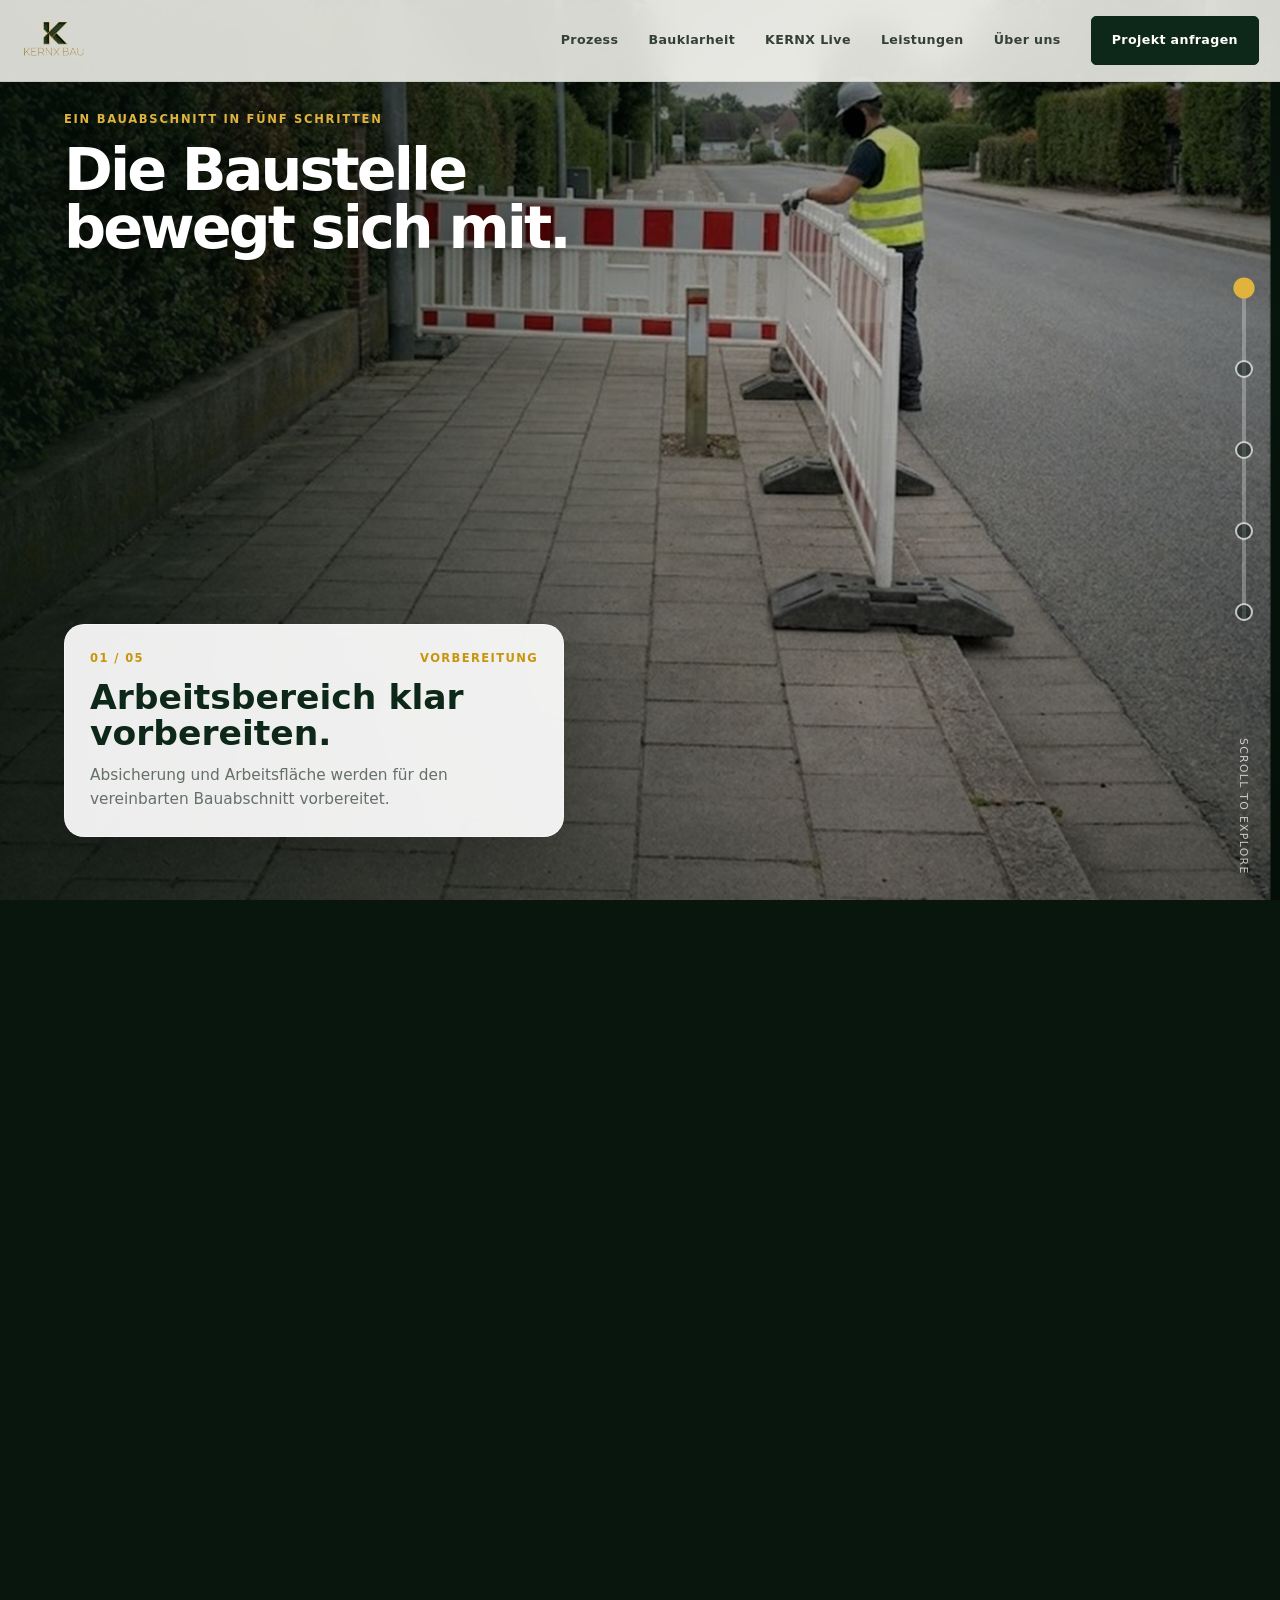
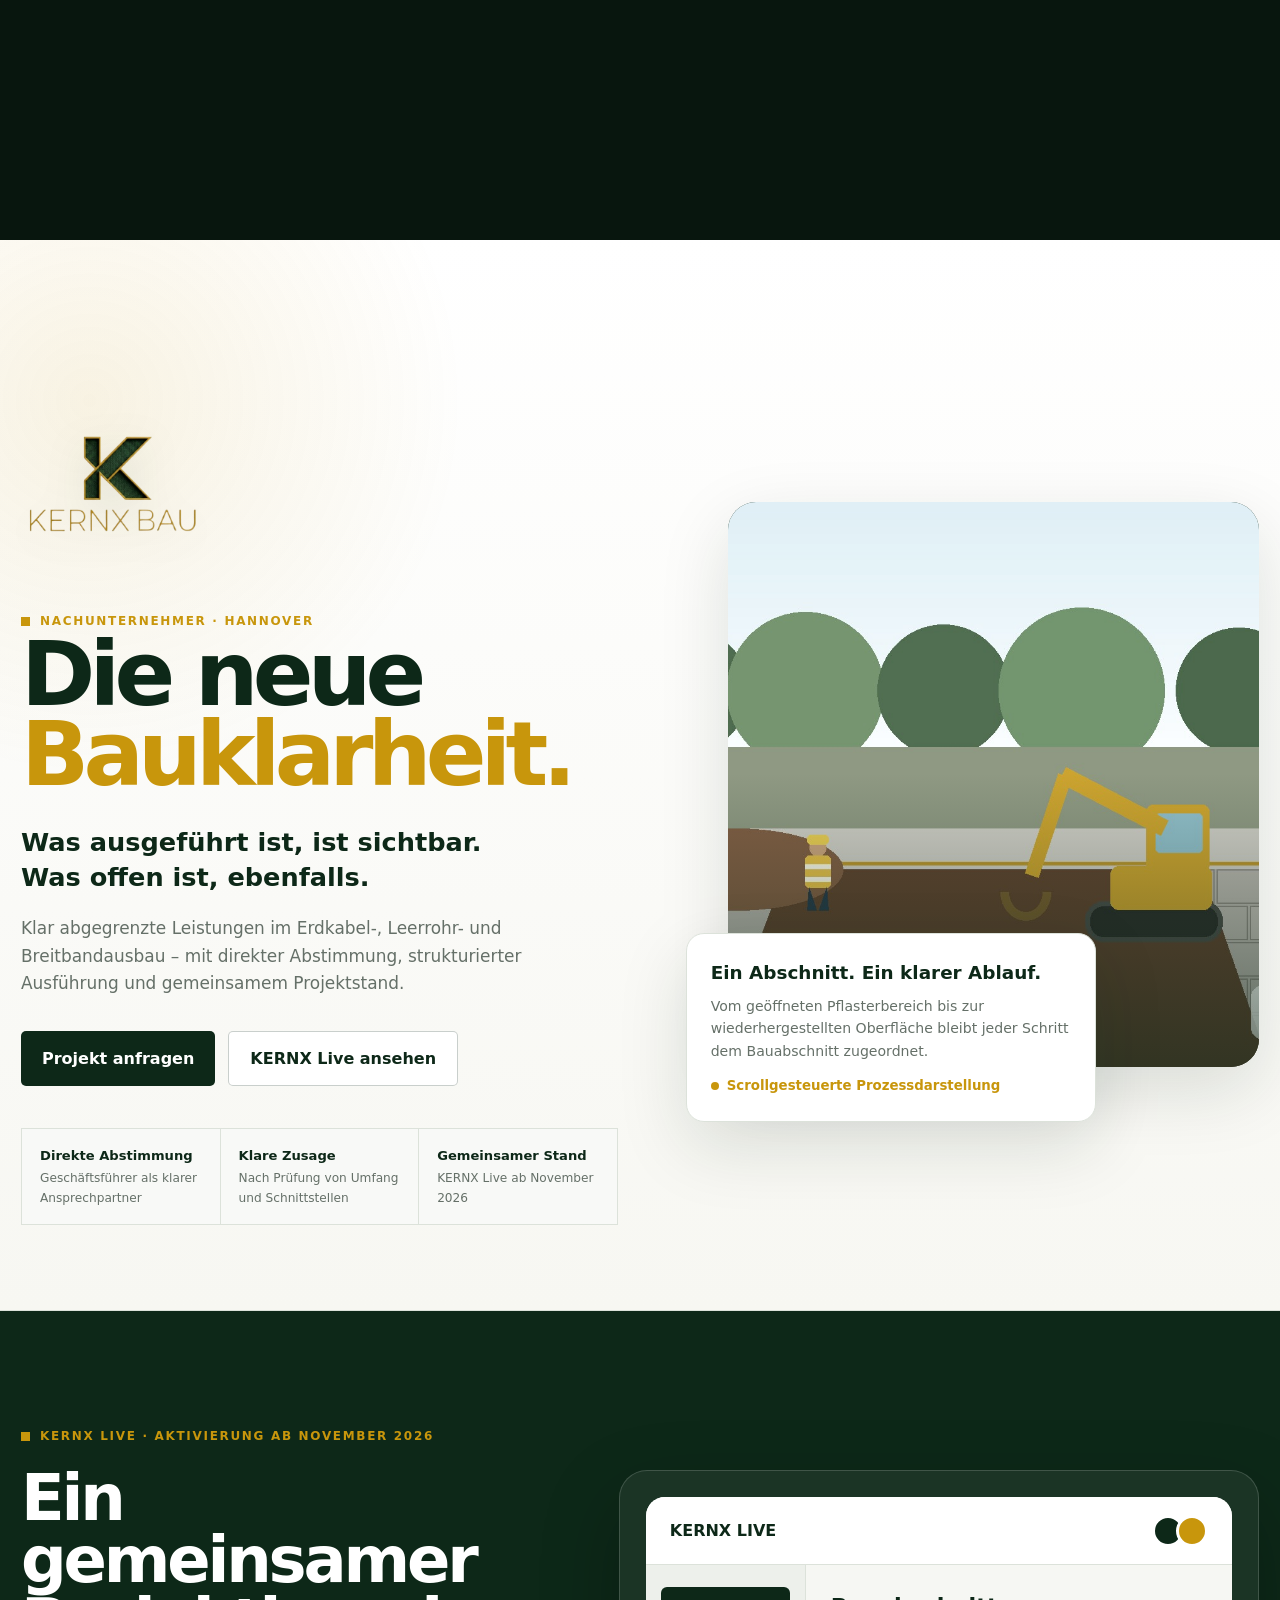
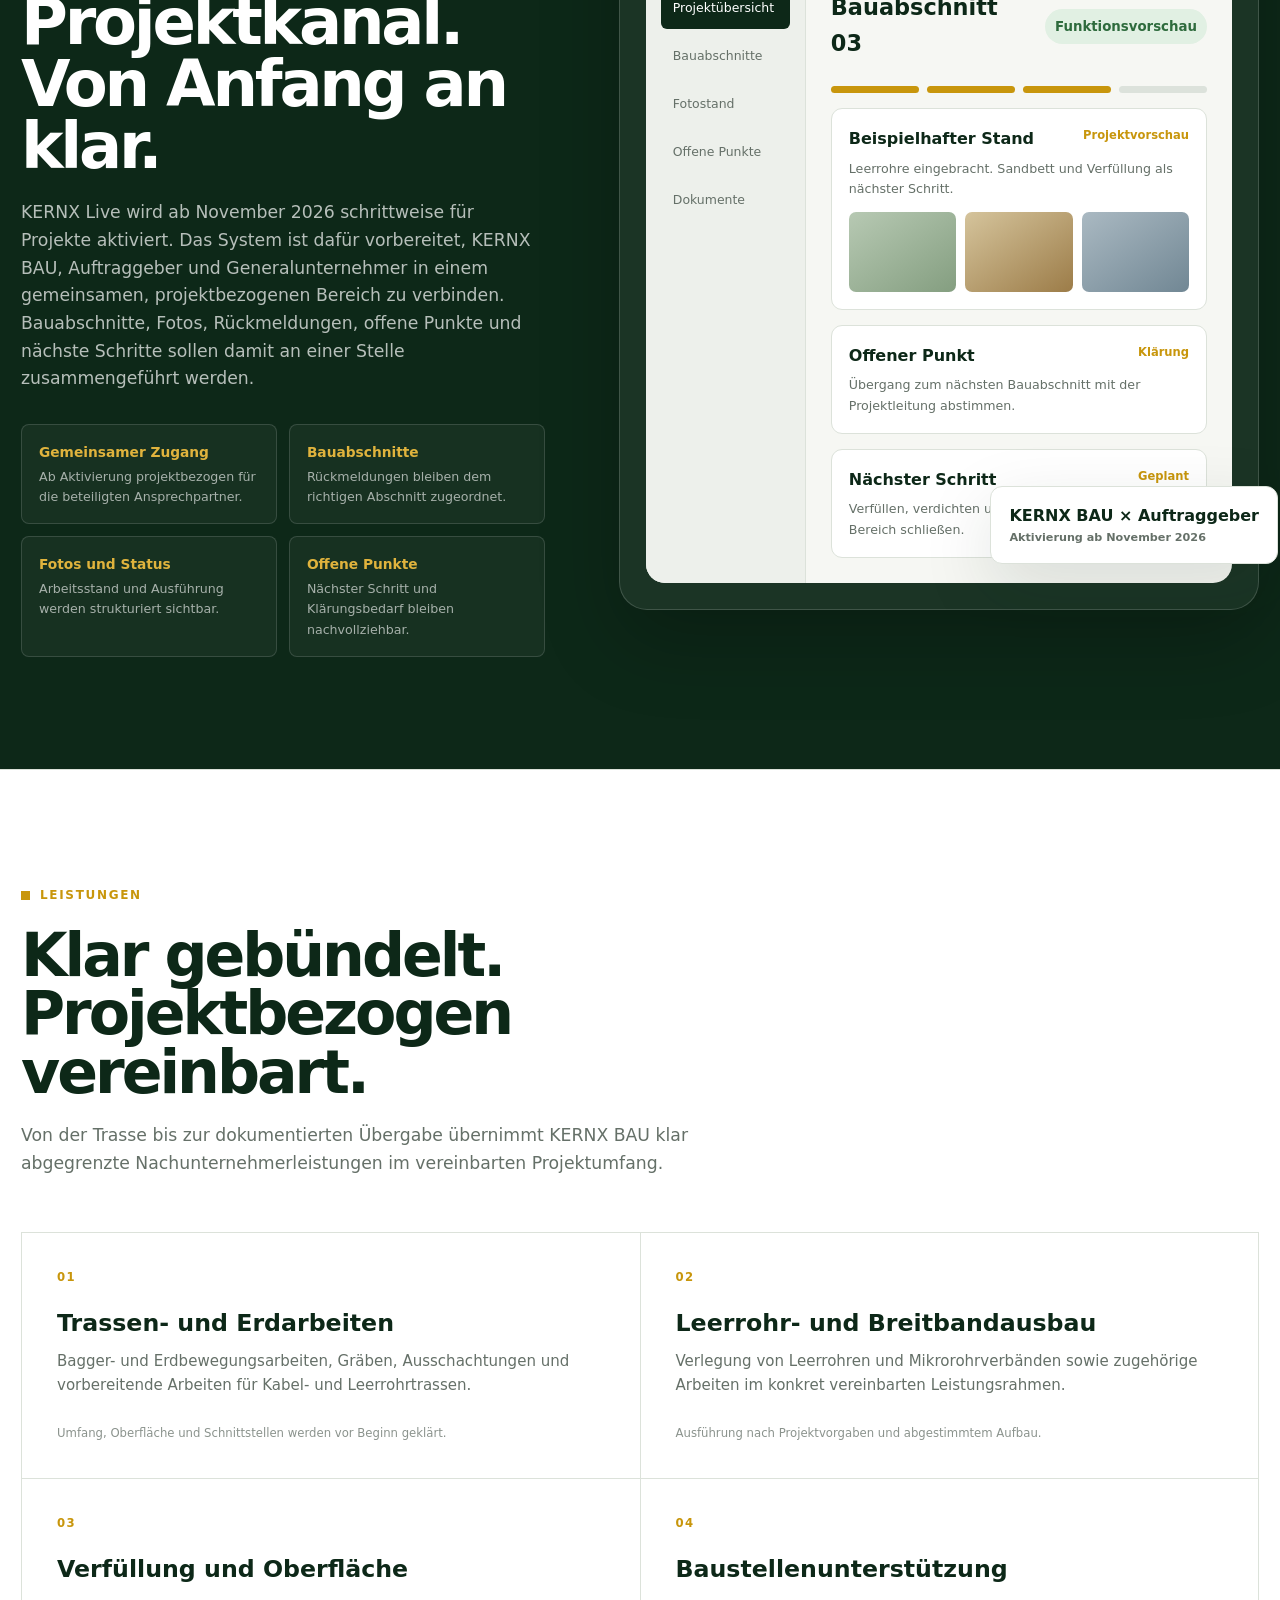
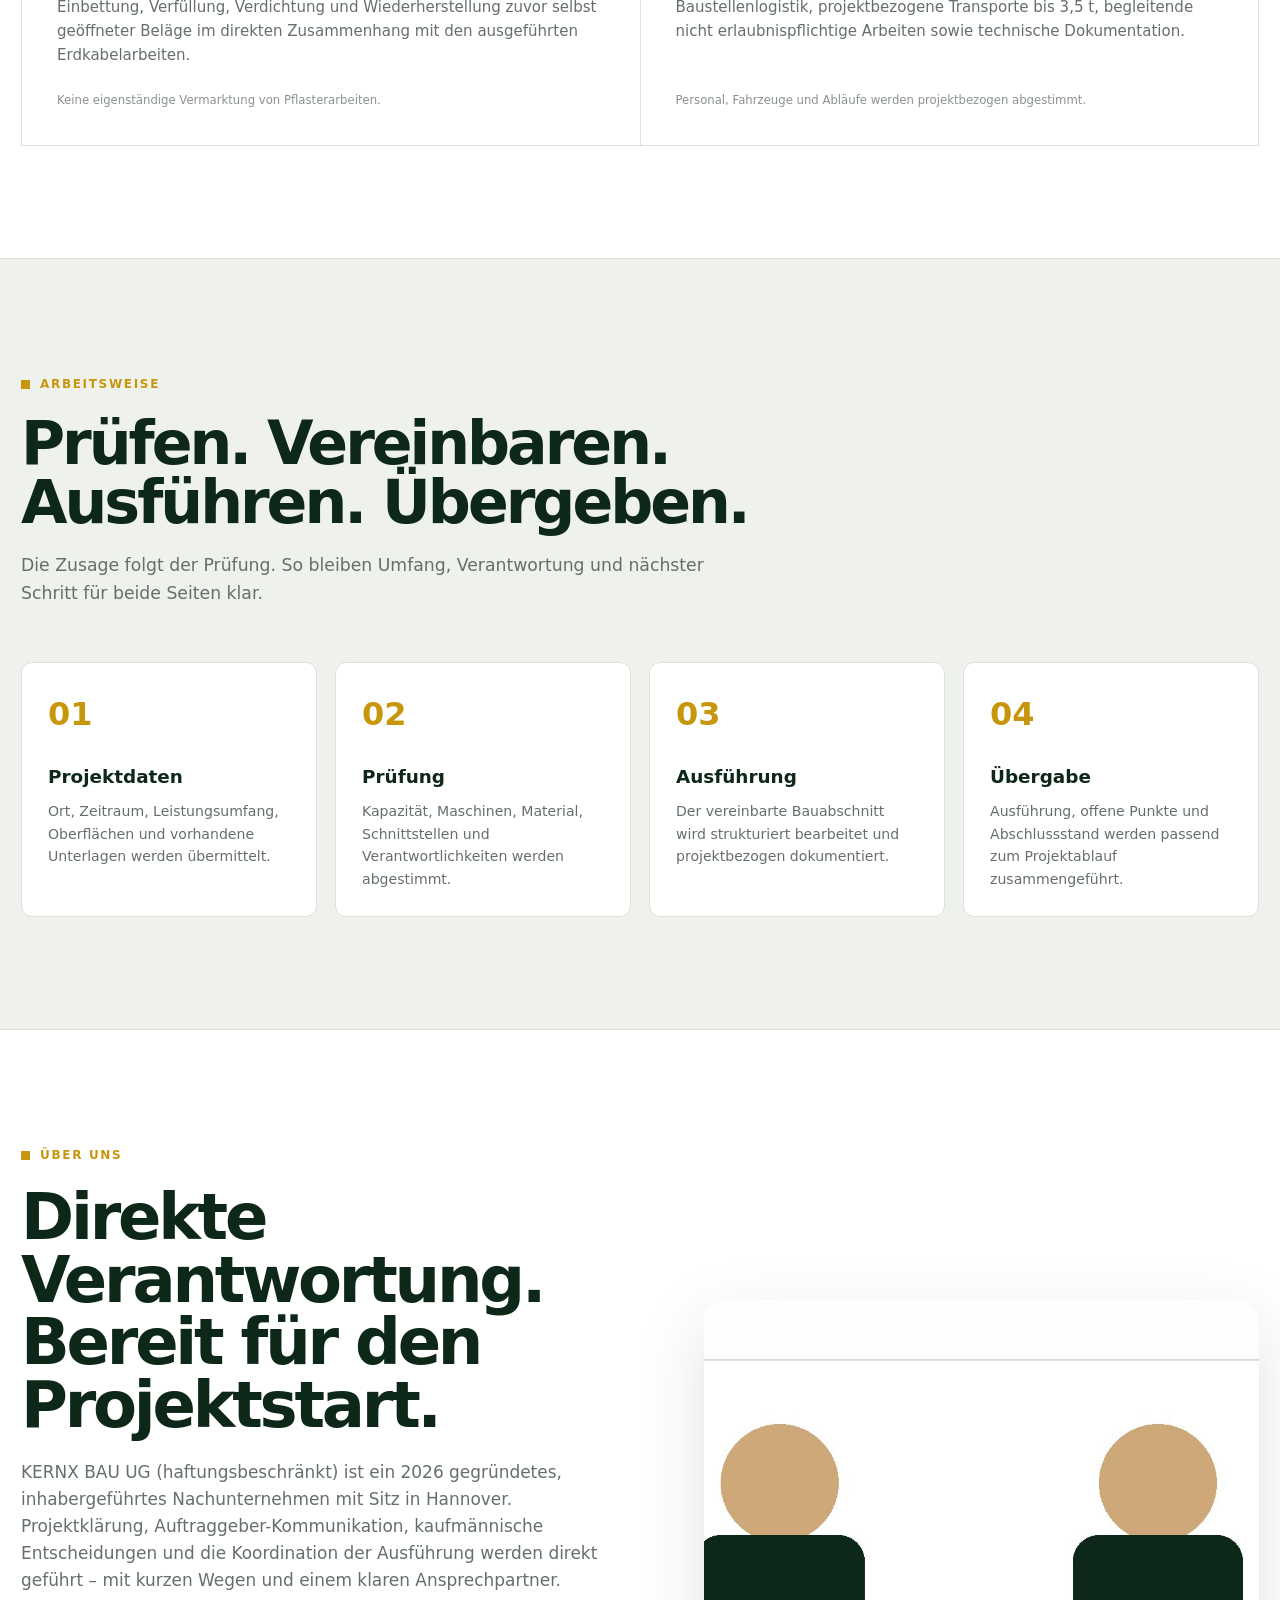
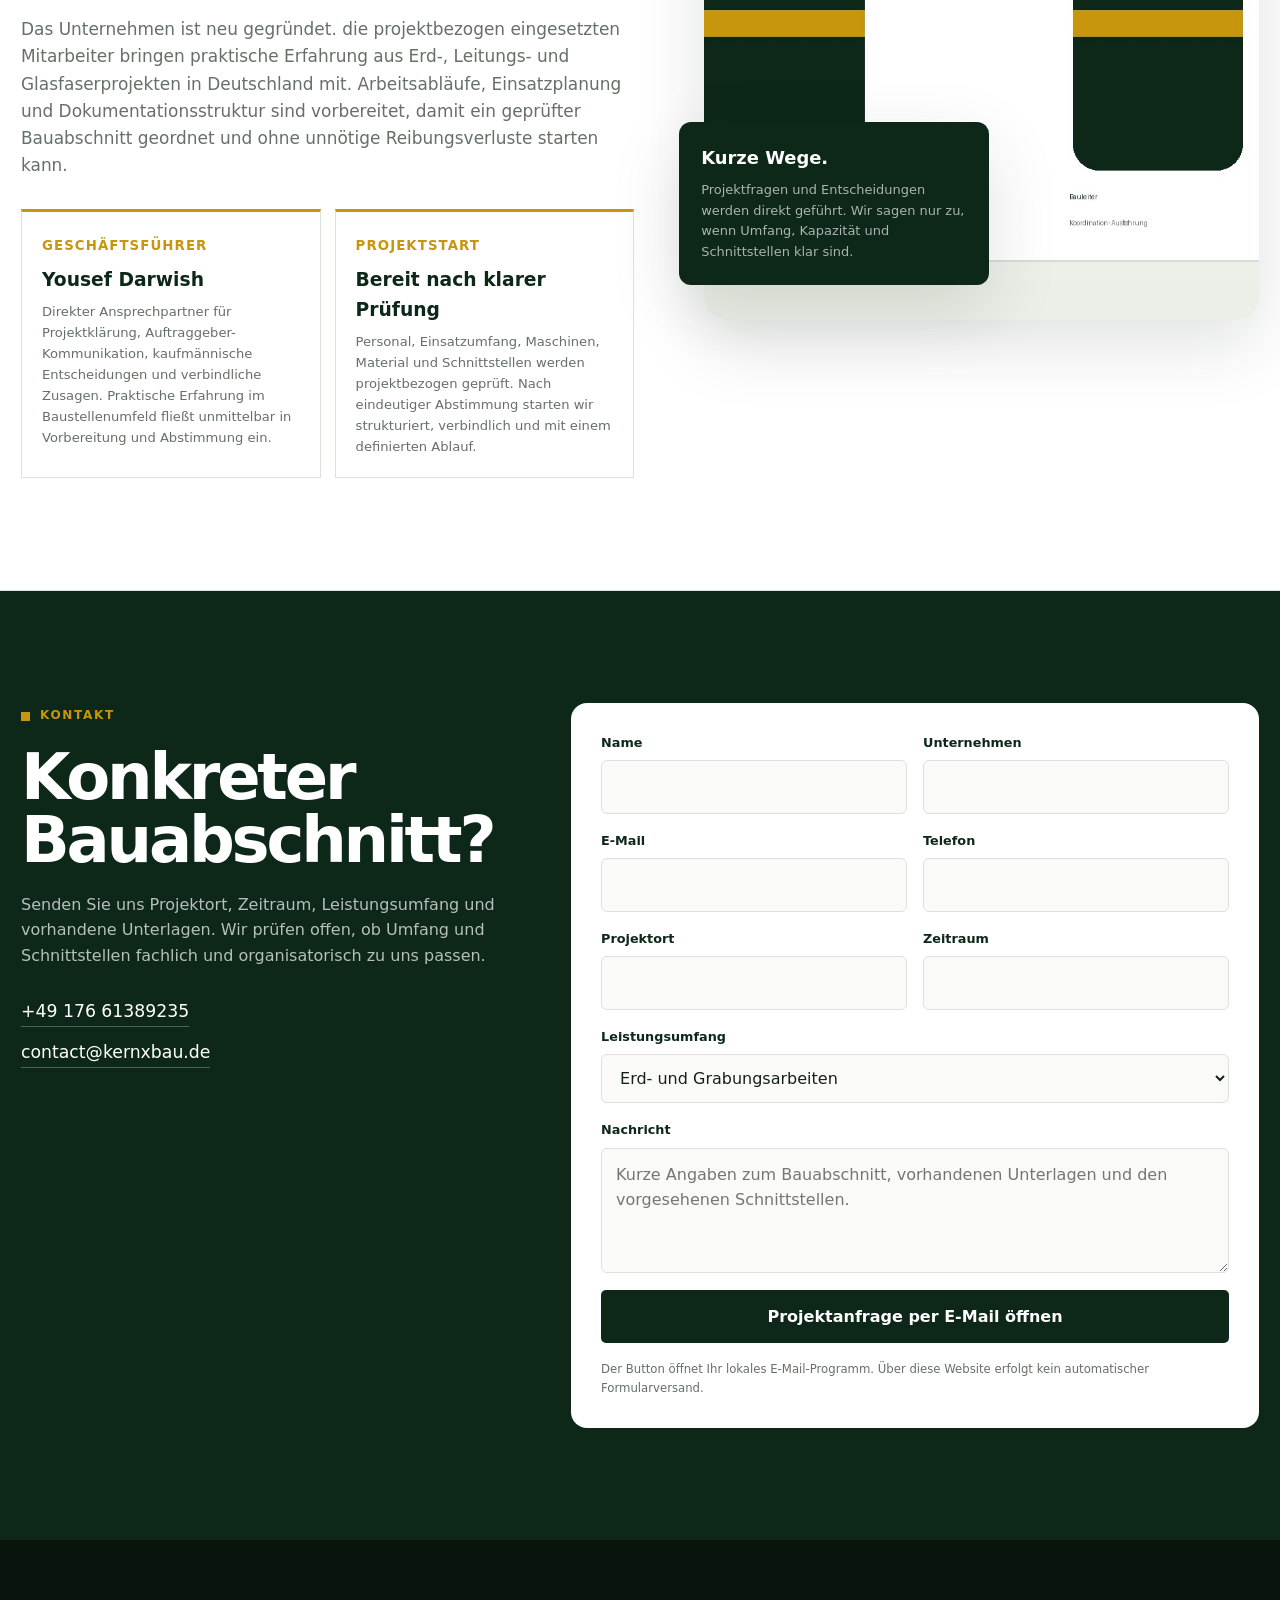
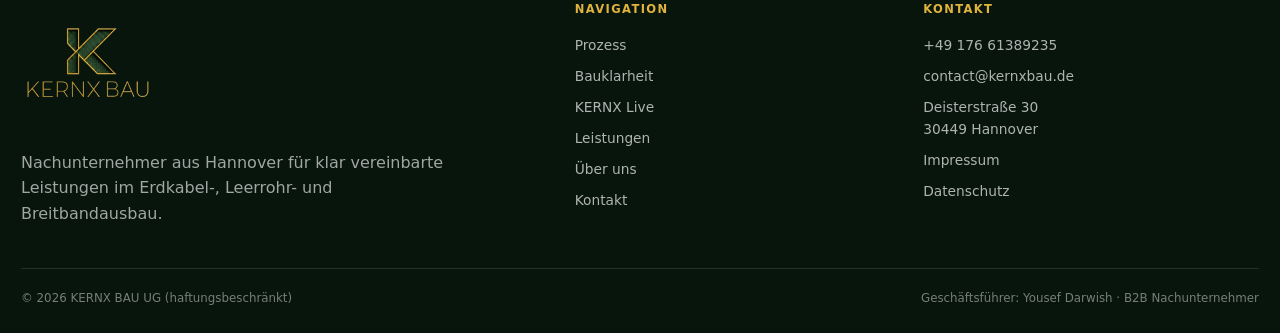
<file: KERNX_BAU_GitHub_ROOT_READY/index.html>
<!DOCTYPE html>

<html lang="de">
<head>
<meta charset="utf-8"/>
<meta content="width=device-width, initial-scale=1" name="viewport"/>
<title>KERNX BAU — Die neue Bauklarheit.</title>
<meta content="KERNX BAU UG (haftungsbeschränkt): Nachunternehmer aus Hannover für Erdkabel-, Leerrohr- und Breitbandausbau, Erd- und Grabungsarbeiten, strukturierte Ausführung und gemeinsamen Projektstand." name="description"/>
<meta content="index,follow" name="robots"/>
<link href="https://kernxbau.de/" rel="canonical"/>
<meta content="KERNX BAU — Die neue Bauklarheit." property="og:title"/>
<meta content="Was ausgeführt ist, ist sichtbar. Was offen ist, ebenfalls." property="og:description"/>
<meta content="website" property="og:type"/>
<meta content="https://kernxbau.de/" property="og:url"/>
<meta content="#f7f7f2" name="theme-color"/>
<style>
    :root{
      --green:#0D2818;
      --green-2:#153e27;
      --green-3:#e8efe9;
      --gold:#C8960C;
      --gold-2:#e0b33d;
      --paper:#f7f7f2;
      --white:#ffffff;
      --ink:#142019;
      --muted:#657068;
      --line:#dce2da;
      --soft:#eef1ec;
      --shadow:0 24px 70px rgba(13,40,24,.13);
      --header:82px;
      --container:1240px;
      --ease:cubic-bezier(.2,.7,.25,1);
    }
    *{box-sizing:border-box;margin:0;padding:0}
    html{scroll-behavior:smooth}
    body{
      background:var(--paper);color:var(--ink);
      font-family:Inter,ui-sans-serif,system-ui,-apple-system,BlinkMacSystemFont,"Segoe UI",sans-serif;
      line-height:1.6;overflow-x:hidden;-webkit-font-smoothing:antialiased
    }
    body.menu-open{overflow:hidden}
    img{display:block;max-width:100%}
    a{color:inherit;text-decoration:none}
    button,input,textarea,select{font:inherit}
    button{cursor:pointer}
    .container{width:min(var(--container),calc(100% - 42px));margin-inline:auto}
    .skip{position:absolute;left:18px;top:-70px;background:var(--gold);color:#10150f;padding:12px 16px;z-index:999;border-radius:4px}
    .skip:focus{top:18px}
    :focus-visible{outline:2px solid var(--gold);outline-offset:3px}


    /* Opening logo / Seitenintro */
    body.intro-active{overflow:hidden}
    .site-intro{
      position:fixed;inset:0;z-index:10000;display:grid;place-items:center;
      background:
        radial-gradient(circle at 50% 46%,rgba(200,150,12,.14),transparent 28%),
        linear-gradient(145deg,#07150d,#0D2818 60%,#07150d);
      opacity:1;visibility:visible;transition:opacity .72s var(--ease),visibility .72s var(--ease)
    }
    .site-intro.is-hidden{opacity:0;visibility:hidden;pointer-events:none}
    .intro-logo-wrap{display:flex;flex-direction:column;align-items:center;gap:22px;transform:translateY(14px) scale(.88);opacity:0;animation:introLogo 1.05s .12s var(--ease) forwards}
    .intro-logo-wrap img{width:min(300px,68vw);height:auto;filter:drop-shadow(0 22px 45px rgba(0,0,0,.42))}
    .intro-line{width:min(340px,68vw);height:1px;background:linear-gradient(90deg,transparent,var(--gold-2),transparent);transform:scaleX(0);animation:introLine .85s .65s var(--ease) forwards}
    .intro-claim{color:rgba(255,255,255,.78);font-size:.72rem;font-weight:800;letter-spacing:.18em;text-transform:uppercase;opacity:0;animation:introText .6s .82s forwards}
    .intro-skip{position:absolute;right:22px;bottom:20px;border:0;background:transparent;color:rgba(255,255,255,.52);font-size:.72rem;letter-spacing:.08em;padding:10px}
    @keyframes introLogo{to{opacity:1;transform:translateY(0) scale(1)}}
    @keyframes introLine{to{transform:scaleX(1)}}
    @keyframes introText{to{opacity:1}}

    /* Header */
    .site-header{
      position:fixed;inset:0 0 auto;z-index:100;height:var(--header);
      background:rgba(247,247,242,.86);backdrop-filter:blur(16px);
      border-bottom:1px solid rgba(13,40,24,.09);transition:.25s var(--ease)
    }
    .site-header.scrolled{height:72px;background:rgba(255,255,255,.94);box-shadow:0 8px 30px rgba(13,40,24,.06)}
    .nav{height:100%;display:flex;align-items:center;justify-content:space-between;gap:28px}
    .brand{display:flex;align-items:center;min-width:180px}
    .brand img{width:118px;height:66px;object-fit:contain;object-position:left center}
    .nav-links{display:flex;align-items:center;gap:30px}
    .nav-links a{font-size:.79rem;font-weight:720;color:#334038;letter-spacing:.03em;position:relative;padding:10px 0}
    .nav-links a:not(.nav-cta)::after{content:"";position:absolute;left:0;bottom:5px;width:100%;height:2px;background:var(--gold);transform:scaleX(0);transform-origin:left;transition:.25s var(--ease)}
    .nav-links a:hover::after{transform:scaleX(1)}
    .nav-cta,.btn-primary{display:inline-flex;align-items:center;justify-content:center;background:var(--green);color:#fff!important;border:1px solid var(--green);padding:13px 20px!important;border-radius:5px;font-weight:760;transition:.22s var(--ease)}
    .nav-cta:hover,.btn-primary:hover{background:var(--green-2);transform:translateY(-2px)}
    .menu-btn{display:none;width:46px;height:46px;border:1px solid var(--line);background:#fff;color:var(--green);border-radius:6px;align-items:center;justify-content:center}
    .menu-btn span,.menu-btn span::before,.menu-btn span::after{display:block;width:20px;height:2px;background:currentColor;position:relative;transition:.22s}
    .menu-btn span::before,.menu-btn span::after{content:"";position:absolute;left:0}.menu-btn span::before{top:-6px}.menu-btn span::after{top:6px}
    .menu-btn[aria-expanded="true"] span{background:transparent}.menu-btn[aria-expanded="true"] span::before{transform:rotate(45deg) translate(4px,5px)}.menu-btn[aria-expanded="true"] span::after{transform:rotate(-45deg) translate(4px,-5px)}
    .mobile-menu{position:fixed;inset:var(--header) 0 0;background:rgba(247,247,242,.99);z-index:95;padding:42px 24px;display:flex;flex-direction:column;gap:22px;opacity:0;visibility:hidden;transform:translateY(-10px);transition:.22s var(--ease)}
    .mobile-menu.open{opacity:1;visibility:visible;transform:none}.mobile-menu a{font-size:1.6rem;font-weight:800;color:var(--green)}.mobile-menu .nav-cta{font-size:1rem;width:max-content}

    /* Common */
    .eyebrow{display:inline-flex;align-items:center;gap:10px;font-size:.75rem;font-weight:850;letter-spacing:.14em;text-transform:uppercase;color:var(--gold)}
    .eyebrow::before{content:"";width:9px;height:9px;background:var(--gold)}
    .section{padding:112px 0;border-top:1px solid var(--line)}
    .section.white{background:#fff}.section.green{background:var(--green);color:#fff}.section.soft{background:var(--soft)}
    .section-head{max-width:760px;margin-bottom:54px}.section-title{font-size:clamp(2.35rem,4.7vw,5.2rem);line-height:.98;letter-spacing:-.05em;color:var(--green);margin-top:18px;font-weight:850}.section.green .section-title{color:#fff}
    .section-lede{font-size:1.08rem;color:var(--muted);max-width:700px;margin-top:20px}.section.green .section-lede{color:rgba(255,255,255,.7)}
    .btn{min-height:50px;padding:14px 21px;border-radius:5px;display:inline-flex;align-items:center;justify-content:center;border:1px solid transparent;font-weight:760;transition:.22s var(--ease)}
    .btn-secondary{background:#fff;border-color:rgba(13,40,24,.22);color:var(--green)}.btn-secondary:hover{border-color:var(--gold);color:var(--gold);transform:translateY(-2px)}

    /* Hero */
    .hero{min-height:100svh;padding:calc(var(--header) + 76px) 0 85px;background:radial-gradient(circle at 7% 15%,rgba(200,150,12,.11),transparent 25%),linear-gradient(180deg,#fff 0%,var(--paper) 100%);display:flex;align-items:center}
    .hero-grid{display:grid;grid-template-columns:1.02fr .98fr;gap:68px;align-items:center}
    .hero-logo{width:185px;margin-bottom:25px;filter:drop-shadow(0 10px 20px rgba(13,40,24,.09))}
    .hero h1{font-size:clamp(3.2rem,7vw,7.5rem);line-height:.9;letter-spacing:-.065em;color:var(--green);max-width:790px}
    .hero h1 span{display:block;color:var(--gold)}
    .hero-promise{font-size:clamp(1.22rem,2vw,1.72rem);font-weight:680;line-height:1.38;color:var(--green);margin-top:30px}
    .hero-promise span{display:block}
    .hero-copy{max-width:650px;color:var(--muted);font-size:1.06rem;margin-top:20px}
    .hero-actions{display:flex;gap:13px;flex-wrap:wrap;margin-top:34px}
    .hero-trust{display:grid;grid-template-columns:repeat(3,1fr);gap:1px;background:var(--line);border:1px solid var(--line);margin-top:42px;max-width:760px}
    .hero-trust div{background:rgba(255,255,255,.8);padding:16px 18px}.hero-trust b{display:block;color:var(--green);font-size:.82rem}.hero-trust span{display:block;color:var(--muted);font-size:.76rem;margin-top:3px}
    .hero-visual{position:relative;min-height:620px}
    .hero-photo{position:absolute;inset:0 0 55px 42px;border-radius:28px;overflow:hidden;box-shadow:var(--shadow);background:var(--green)}
    .hero-photo img{width:100%;height:100%;object-fit:cover;filter:saturate(.75) contrast(1.04)}
    .hero-photo::after{content:"";position:absolute;inset:0;background:linear-gradient(180deg,transparent 48%,rgba(13,40,24,.55))}
    .hero-float{position:absolute;left:0;bottom:0;width:min(410px,88%);background:#fff;border:1px solid var(--line);box-shadow:var(--shadow);padding:24px;border-radius:18px}
    .hero-float strong{font-size:1.15rem;color:var(--green)}.hero-float p{color:var(--muted);font-size:.88rem;margin-top:7px}.hero-float small{display:flex;align-items:center;gap:8px;color:var(--gold);font-weight:800;margin-top:13px}.hero-float small::before{content:"";width:8px;height:8px;background:var(--gold);border-radius:50%}

    /* Scroll-driven photo sequence — first section */
    .story{height:560vh;position:relative;background:#08160e;border-top:0}
    .story-sticky{position:sticky;top:0;height:100vh;overflow:hidden;background:#08160e}
    .scene-viewport{position:absolute;inset:0;overflow:hidden;background:#08160e}
    .story-images{position:absolute;inset:0;overflow:hidden;background:#08160e}
    .story-image{
      position:absolute;inset:-2.5%;width:105%;height:105%;object-fit:cover;object-position:center;
      opacity:0;transform:translate3d(0,0,0) scale(1.035);will-change:opacity,transform;
      filter:saturate(.88) contrast(1.04) brightness(.88)
    }
    .story-image:first-child{opacity:1}
    .story-image:nth-child(1){object-position:center center}
    .story-image:nth-child(2){object-position:center center}
    .story-image:nth-child(3){object-position:center center}
    .story-image:nth-child(4){object-position:center center}
    .story-image:nth-child(5){object-position:center center}
    .story-shade{
      position:absolute;inset:0;z-index:2;pointer-events:none;
      background:
        linear-gradient(90deg,rgba(5,17,10,.72) 0%,rgba(5,17,10,.38) 37%,rgba(5,17,10,.08) 68%,rgba(5,17,10,.22) 100%),
        linear-gradient(180deg,rgba(0,0,0,.30) 0%,transparent 35%,rgba(0,0,0,.38) 100%)
    }
    .story-ui{position:absolute;inset:0;z-index:10;pointer-events:none}
    .story-title{position:absolute;left:clamp(20px,5vw,80px);top:110px;max-width:560px}
    .story-title .overline{font-size:.72rem;font-weight:900;color:var(--gold-2);letter-spacing:.15em;text-transform:uppercase}
    .story-title h2{font-size:clamp(2.25rem,4.6vw,5rem);line-height:.97;letter-spacing:-.05em;color:#fff;margin-top:13px;text-shadow:0 3px 24px rgba(0,0,0,.35)}
    .stage-card{position:absolute;left:clamp(20px,5vw,80px);bottom:clamp(28px,7vh,85px);width:min(500px,calc(100% - 40px));background:rgba(255,255,255,.92);backdrop-filter:blur(15px);border:1px solid rgba(255,255,255,.42);box-shadow:0 24px 70px rgba(0,0,0,.25);border-radius:20px;padding:24px 25px;transition:opacity .24s,transform .24s}
    .stage-meta{display:flex;justify-content:space-between;color:var(--gold);font-size:.72rem;font-weight:900;letter-spacing:.12em;text-transform:uppercase}
    .stage-card h3{font-size:clamp(1.55rem,2.7vw,2.6rem);line-height:1.02;color:var(--green);margin-top:13px}
    .stage-card p{color:var(--muted);margin-top:12px;font-size:.96rem}
    .progress{position:absolute;right:34px;top:50%;transform:translateY(-50%);height:38vh;width:4px;border-radius:4px;background:rgba(255,255,255,.28)}
    .progress span{display:block;width:100%;height:0;background:var(--gold-2);border-radius:4px}
    .progress-dots{position:absolute;right:27px;top:31%;height:38vh;display:flex;flex-direction:column;justify-content:space-between}
    .progress-dots i{width:18px;height:18px;border-radius:50%;border:2px solid rgba(255,255,255,.72);background:rgba(8,22,14,.48);transition:.2s}
    .progress-dots i.active{background:var(--gold-2);border-color:var(--gold-2);transform:scale(1.18)}
    .scroll-label{position:absolute;right:28px;bottom:25px;color:rgba(255,255,255,.7);font-size:.68rem;text-transform:uppercase;letter-spacing:.12em;writing-mode:vertical-rl}

    /* KERNX Live */
    .live-grid{display:grid;grid-template-columns:.9fr 1.1fr;gap:74px;align-items:center}
    .live-copy h2{font-size:clamp(2.55rem,5vw,5.6rem);line-height:.97;letter-spacing:-.05em;color:#fff;margin-top:18px}.live-copy p{font-size:1.08rem;color:rgba(255,255,255,.7);margin-top:22px;max-width:620px}
    .live-points{display:grid;grid-template-columns:1fr 1fr;gap:12px;margin-top:31px}.live-point{border:1px solid rgba(255,255,255,.14);background:rgba(255,255,255,.045);padding:16px 17px;border-radius:8px}.live-point b{display:block;color:var(--gold-2);font-size:.86rem}.live-point span{display:block;color:rgba(255,255,255,.62);font-size:.79rem;margin-top:4px}
    .app-shell{position:relative;padding:26px;border:1px solid rgba(255,255,255,.16);border-radius:28px;background:rgba(255,255,255,.06);box-shadow:0 30px 80px rgba(0,0,0,.24)}
    .app-window{background:#f6f7f3;border-radius:19px;overflow:hidden;color:var(--ink);min-height:540px}.app-top{height:68px;background:#fff;border-bottom:1px solid var(--line);display:flex;align-items:center;justify-content:space-between;padding:0 24px}.app-top b{color:var(--green)}.app-users{display:flex;align-items:center}.app-users i{width:32px;height:32px;border-radius:50%;background:var(--green);border:3px solid #fff;margin-left:-8px}.app-users i:nth-child(2){background:var(--gold)}
    .app-body{display:grid;grid-template-columns:160px 1fr;min-height:472px}.app-side{padding:22px 15px;background:#edf0eb;border-right:1px solid var(--line)}.app-side span{display:block;padding:11px 12px;border-radius:6px;color:var(--muted);font-size:.78rem;margin-bottom:6px}.app-side span.active{background:var(--green);color:#fff}
    .app-content{padding:25px}.app-content-head{display:flex;justify-content:space-between;align-items:center;gap:20px}.app-content-head h3{color:var(--green);font-size:1.4rem}.app-content-head small{padding:7px 10px;background:#e1f0e3;color:#2e6b3d;border-radius:999px;font-weight:760}
    .app-route{display:grid;grid-template-columns:repeat(4,1fr);gap:8px;margin-top:24px}.app-route div{height:7px;border-radius:8px;background:#dce2db}.app-route div.done{background:var(--gold)}
    .app-card{background:#fff;border:1px solid var(--line);padding:17px;border-radius:11px;margin-top:15px}.app-card-head{display:flex;justify-content:space-between;gap:20px}.app-card-head b{color:var(--green)}.app-card-head span{font-size:.72rem;color:var(--gold);font-weight:800}.app-card p{font-size:.79rem;color:var(--muted);margin-top:7px}.app-photo-row{display:grid;grid-template-columns:repeat(3,1fr);gap:9px;margin-top:13px}.app-photo-row i{display:block;aspect-ratio:1.35;border-radius:7px;background:linear-gradient(145deg,#b7c9b3,#849e80)}.app-photo-row i:nth-child(2){background:linear-gradient(145deg,#d5c49c,#9c7c48)}.app-photo-row i:nth-child(3){background:linear-gradient(145deg,#aab9c2,#718794)}
    .app-link{position:absolute;right:-20px;bottom:45px;background:#fff;color:var(--green);border:1px solid var(--line);box-shadow:var(--shadow);padding:16px 18px;border-radius:12px;font-weight:820}.app-link span{display:block;color:var(--muted);font-size:.7rem;font-weight:600}

    /* Services */
    .services-grid{display:grid;grid-template-columns:repeat(2,1fr);border:1px solid var(--line);background:var(--line);gap:1px}.service{background:#fff;padding:35px;min-height:245px;display:flex;flex-direction:column;transition:.25s var(--ease)}.service:hover{background:var(--green);color:#fff}.service-no{font-size:.73rem;font-weight:900;letter-spacing:.12em;color:var(--gold)}.service h3{font-size:1.48rem;line-height:1.12;color:var(--green);margin-top:24px}.service:hover h3{color:#fff}.service p{color:var(--muted);font-size:.94rem;margin-top:12px}.service:hover p{color:rgba(255,255,255,.68)}.service small{margin-top:auto;padding-top:24px;color:#8b938d;font-size:.73rem}.service:hover small{color:rgba(255,255,255,.5)}


    /* Image gallery — replace local files, keep the filenames */
    .gallery-grid{display:grid;grid-template-columns:repeat(12,1fr);grid-auto-rows:150px;gap:14px}
    .gallery-item{position:relative;overflow:hidden;border-radius:16px;background:var(--green);box-shadow:0 12px 34px rgba(13,40,24,.09)}
    .gallery-item:nth-child(1){grid-column:span 7;grid-row:span 3}.gallery-item:nth-child(2){grid-column:span 5;grid-row:span 2}.gallery-item:nth-child(3){grid-column:span 5;grid-row:span 2}.gallery-item:nth-child(4){grid-column:span 4;grid-row:span 2}.gallery-item:nth-child(5){grid-column:span 4;grid-row:span 2}.gallery-item:nth-child(6){grid-column:span 4;grid-row:span 2}
    .gallery-item img{width:100%;height:100%;object-fit:cover;transition:transform .55s var(--ease);filter:saturate(.8) contrast(1.03)}.gallery-item:hover img{transform:scale(1.035)}
    .gallery-caption{position:absolute;inset:auto 0 0;padding:36px 18px 16px;color:#fff;background:linear-gradient(transparent,rgba(7,21,13,.78));font-size:.8rem;font-weight:750}

    /* Workflow */
    .workflow{display:grid;grid-template-columns:repeat(4,1fr);gap:18px}.work-step{background:#fff;border:1px solid var(--line);padding:26px;border-radius:11px}.work-step b{font-size:2rem;color:var(--gold)}.work-step h3{font-size:1.15rem;color:var(--green);margin-top:22px}.work-step p{font-size:.88rem;color:var(--muted);margin-top:9px}

    /* Company */
    .company-grid{display:grid;grid-template-columns:1.05fr .95fr;gap:70px;align-items:center}.company-copy h2{font-size:clamp(2.55rem,5vw,5.6rem);line-height:.98;letter-spacing:-.05em;color:var(--green);margin-top:18px}.company-copy>p{font-size:1.06rem;color:var(--muted);margin-top:22px;max-width:650px}.roles{display:grid;grid-template-columns:1fr 1fr;gap:14px;margin-top:30px}.role{border-top:3px solid var(--gold);background:#fff;border-left:1px solid var(--line);border-right:1px solid var(--line);border-bottom:1px solid var(--line);padding:20px}.role small{color:var(--gold);font-weight:850;text-transform:uppercase;letter-spacing:.08em}.role h3{color:var(--green);margin-top:7px}.role p{color:var(--muted);font-size:.82rem;margin-top:6px}.company-image{position:relative}.company-image img{width:100%;height:620px;object-fit:cover;border-radius:22px;box-shadow:var(--shadow)}.company-note{position:absolute;left:-25px;bottom:35px;width:310px;background:var(--green);color:#fff;padding:22px;border-radius:12px;box-shadow:var(--shadow)}.company-note strong{font-size:1.12rem}.company-note p{color:rgba(255,255,255,.65);font-size:.81rem;margin-top:7px}

    /* Contact */
    .contact-grid{display:grid;grid-template-columns:.82fr 1.18fr;gap:72px}.contact-copy h2{font-size:clamp(2.5rem,5vw,5.5rem);line-height:.98;letter-spacing:-.05em;margin-top:18px}.contact-copy p{color:rgba(255,255,255,.7);margin-top:20px}.direct-links{display:flex;flex-direction:column;align-items:flex-start;gap:12px;margin-top:30px}.direct-links a{font-size:1.08rem;border-bottom:1px solid rgba(255,255,255,.27)}
    .form{background:#fff;color:var(--ink);padding:30px;border-radius:16px;display:flex;flex-direction:column;gap:17px}.form-row{display:grid;grid-template-columns:1fr 1fr;gap:16px}.field{display:flex;flex-direction:column;gap:7px}.field label{font-size:.8rem;font-weight:750;color:var(--green)}.field input,.field textarea,.field select{border:1px solid var(--line);background:#fafbf8;color:var(--ink);padding:13px 14px;border-radius:6px;outline:none}.field input:focus,.field textarea:focus,.field select:focus{border-color:var(--gold)}.field textarea{min-height:125px;resize:vertical}.form-note{font-size:.73rem;color:var(--muted)}

    /* Footer */
    footer{background:#07150d;color:#fff;padding:60px 0 25px}.footer-grid{display:grid;grid-template-columns:1.35fr .8fr .9fr;gap:50px}.footer-brand img{width:135px;filter:brightness(1.12)}.footer-brand p{max-width:430px;color:rgba(255,255,255,.62);margin-top:15px}.footer-title{color:var(--gold-2);text-transform:uppercase;font-size:.72rem;font-weight:900;letter-spacing:.12em}.footer-links{display:flex;flex-direction:column;gap:9px;color:rgba(255,255,255,.68);font-size:.86rem;margin-top:16px}.footer-bottom{margin-top:42px;padding-top:20px;border-top:1px solid rgba(255,255,255,.12);display:flex;justify-content:space-between;gap:18px;flex-wrap:wrap;color:rgba(255,255,255,.45);font-size:.74rem}

    @media(max-width:1050px){
      .nav-links{display:none}.menu-btn{display:flex}
      .hero-grid,.live-grid,.company-grid,.contact-grid{grid-template-columns:1fr}
      .hero-visual{min-height:560px}.hero-photo{left:0}
      .company-image{max-width:760px}.company-note{left:18px}
      .workflow{grid-template-columns:repeat(2,1fr)}
      .gallery-grid{grid-auto-rows:130px}
    }
    @media(max-width:760px){
      :root{--header:70px}.container{width:min(var(--container),calc(100% - 28px))}.brand img{width:98px;height:58px}
      .section{padding:82px 0}.hero{padding-top:115px}.hero-logo{width:145px}.hero h1{font-size:clamp(3.2rem,15vw,5.6rem)}
      .hero-trust{grid-template-columns:1fr}.hero-visual{min-height:460px}.hero-photo{inset:0 0 48px 0;border-radius:20px}.hero-float{padding:18px}
      .story{height:500vh}.story-title{top:86px;max-width:82%}.story-title h2{font-size:2.55rem}.progress,.progress-dots,.scroll-label{display:none}.stage-card{bottom:18px;padding:18px}
      .world{width:800vw}.zone{width:100vw}.z1{left:0}.z2{left:100vw}.z3{left:200vw}.z4{left:300vw}.z5{left:400vw}.z6{left:500vw}.z7{left:600vw}.z8{left:700vw}
      .worker{transform:scale(.8)}.excavator{transform:scale(.78);transform-origin:left bottom}.report-card{transform:scale(.76);transform-origin:left top}
      .gallery-grid{grid-template-columns:1fr;grid-auto-rows:260px}.gallery-item:nth-child(n){grid-column:auto;grid-row:auto}
      .live-points,.services-grid,.roles,.form-row{grid-template-columns:1fr}.app-shell{padding:12px}.app-body{grid-template-columns:1fr}.app-side{display:none}.app-link{right:8px;bottom:22px}.app-window{min-height:480px}.app-content{padding:18px}
      .workflow{grid-template-columns:1fr}.company-image img{height:470px}.company-note{position:relative;left:auto;bottom:auto;width:auto;margin:-35px 16px 0}
      .footer-grid{grid-template-columns:1fr}
    }

    @media(max-width:760px){
      .story-image{inset:-1%;width:102%;height:102%;object-position:center center}
      .story-shade{background:linear-gradient(180deg,rgba(5,17,10,.56) 0%,rgba(5,17,10,.10) 42%,rgba(5,17,10,.64) 100%)}
      .story-title{max-width:88%}
    }
    @media(prefers-reduced-motion:reduce){html{scroll-behavior:auto}*{transition:none!important}.story-image{will-change:auto}.intro-logo-wrap,.intro-line,.intro-claim{animation:none;opacity:1;transform:none}}
  </style>
</head>
<body class="intro-active">
<div aria-label="KERNX BAU lädt" class="site-intro" id="siteIntro">
<div class="intro-logo-wrap">
<img alt="KERNX BAU" src="kernx-bau-logo.png"/>
<div class="intro-line"></div>
<div class="intro-claim">Die neue Bauklarheit.</div>
</div>
<button class="intro-skip" id="introSkip" type="button">Überspringen</button>
</div>
<a class="skip" href="#main">Zum Inhalt springen</a>
<header class="site-header" id="header">
<div class="container nav">
<a aria-label="KERNX BAU Startseite" class="brand" href="#prozess"><img alt="KERNX BAU" src="kernx-bau-logo.png"/></a>
<nav aria-label="Hauptnavigation" class="nav-links">
<a href="#prozess">Prozess</a><a href="#bauklarheit">Bauklarheit</a><a href="#kernx-live">KERNX Live</a><a href="#leistungen">Leistungen</a><a href="#ueber-uns">Über uns</a><a class="nav-cta" href="#kontakt">Projekt anfragen</a>
</nav>
<button aria-expanded="false" aria-label="Menü öffnen" class="menu-btn" id="menuBtn" type="button"><span></span></button>
</div>
</header>
<nav aria-label="Mobile Navigation" class="mobile-menu" id="mobileMenu">
<a href="#prozess">Prozess</a><a href="#bauklarheit">Bauklarheit</a><a href="#kernx-live">KERNX Live</a><a href="#leistungen">Leistungen</a><a href="#ueber-uns">Über uns</a><a class="nav-cta" href="#kontakt">Projekt anfragen</a>
</nav>
<main id="main"><section aria-label="Scrollgesteuerter Arbeitsablauf" class="story" id="prozess">
<div class="story-sticky">
<div class="scene-viewport">
<div class="story-images" id="storyImages" aria-hidden="true">
<img class="story-image" src="kernx-prozess-01-vorbereitung.jpg" alt="" loading="eager" decoding="async"/>
<img class="story-image" src="kernx-prozess-02-aushub.jpg" alt="" loading="eager" decoding="async"/>
<img class="story-image" src="kernx-prozess-03-leerrohre.jpg" alt="" loading="eager" decoding="async"/>
<img class="story-image" src="kernx-prozess-04-verfuellung.jpg" alt="" loading="eager" decoding="async"/>
<img class="story-image" src="kernx-prozess-05-abschluss.jpg" alt="" loading="eager" decoding="async"/>
</div>
<div class="story-shade"></div>
</div>
<div class="story-ui">
<div class="story-title"><div class="overline">Ein Bauabschnitt in fünf Schritten</div><h2>Die Baustelle bewegt sich mit.</h2></div>
<article class="stage-card" id="stageCard"><div class="stage-meta"><span id="stageNo">01 / 05</span><span id="stageTag">Vorbereitung</span></div><h3 id="stageTitle">Arbeitsbereich klar vorbereiten.</h3><p id="stageText">Absicherung und Arbeitsfläche werden für den vereinbarten Bauabschnitt vorbereitet.</p></article>
<div class="progress"><span id="progressBar"></span></div><div class="progress-dots" id="storyDots"></div><div class="scroll-label">Scroll to explore</div>
</div>
</div>
</section><section class="hero" id="bauklarheit">
<div class="container hero-grid">
<div>
<img alt="KERNX BAU Logo" class="hero-logo" src="kernx-bau-logo.png"/>
<div class="eyebrow">Nachunternehmer · Hannover</div>
<h1>Die neue <span>Bauklarheit.</span></h1>
<div class="hero-promise"><span>Was ausgeführt ist, ist sichtbar.</span><span>Was offen ist, ebenfalls.</span></div>
<p class="hero-copy">Klar abgegrenzte Leistungen im Erdkabel-, Leerrohr- und Breitbandausbau – mit direkter Abstimmung, strukturierter Ausführung und gemeinsamem Projektstand.</p>
<div class="hero-actions"><a class="btn btn-primary" href="#kontakt">Projekt anfragen</a><a class="btn btn-secondary" href="#kernx-live">KERNX Live ansehen</a></div>
<div class="hero-trust">
<div><b>Direkte Abstimmung</b><span>Geschäftsführer als klarer Ansprechpartner</span></div>
<div><b>Klare Zusage</b><span>Nach Prüfung von Umfang und Schnittstellen</span></div>
<div><b>Gemeinsamer Stand</b><span>KERNX Live ab November 2026</span></div>
</div>
</div>
<div class="hero-visual">
<div class="hero-photo">
        <!-- BILD AUSTAUSCHEN: kernx-hero-baustelle.jpg | empfohlen: Querformat 1600×1200 px oder größer --><img alt="Arbeitsszene im Leitungs- und Grabenbau" src="kernx-hero-baustelle.jpg"/></div>
<div class="hero-float"><strong>Ein Abschnitt. Ein klarer Ablauf.</strong><p>Vom geöffneten Pflasterbereich bis zur wiederhergestellten Oberfläche bleibt jeder Schritt dem Bauabschnitt zugeordnet.</p><small>Scrollgesteuerte Prozessdarstellung</small></div>
</div>
</div>
</section>


<section class="section green" id="kernx-live">
<div class="container live-grid">
<div class="live-copy">
<div class="eyebrow">KERNX Live · Aktivierung ab November 2026</div>
<h2>Ein gemeinsamer Projektkanal. Von Anfang an klar.</h2>
<p>KERNX Live wird ab November 2026 schrittweise für Projekte aktiviert. Das System ist dafür vorbereitet, KERNX BAU, Auftraggeber und Generalunternehmer in einem gemeinsamen, projektbezogenen Bereich zu verbinden. Bauabschnitte, Fotos, Rückmeldungen, offene Punkte und nächste Schritte sollen damit an einer Stelle zusammengeführt werden.</p>
<div class="live-points">
<div class="live-point"><b>Gemeinsamer Zugang</b><span>Ab Aktivierung projektbezogen für die beteiligten Ansprechpartner.</span></div>
<div class="live-point"><b>Bauabschnitte</b><span>Rückmeldungen bleiben dem richtigen Abschnitt zugeordnet.</span></div>
<div class="live-point"><b>Fotos und Status</b><span>Arbeitsstand und Ausführung werden strukturiert sichtbar.</span></div>
<div class="live-point"><b>Offene Punkte</b><span>Nächster Schritt und Klärungsbedarf bleiben nachvollziehbar.</span></div>
</div>
</div>
<div aria-label="KERNX Live Benutzeroberfläche" class="app-shell">
<div class="app-window">
<div class="app-top"><b>KERNX LIVE</b><div aria-label="KERNX BAU und Auftraggeber" class="app-users"><i></i><i></i></div></div>
<div class="app-body">
<aside class="app-side"><span class="active">Projektübersicht</span><span>Bauabschnitte</span><span>Fotostand</span><span>Offene Punkte</span><span>Dokumente</span></aside>
<div class="app-content">
<div class="app-content-head"><h3>Bauabschnitt 03</h3><small>Funktionsvorschau</small></div>
<div class="app-route"><div class="done"></div><div class="done"></div><div class="done"></div><div></div></div>
<div class="app-card"><div class="app-card-head"><b>Beispielhafter Stand</b><span>Projektvorschau</span></div><p>Leerrohre eingebracht. Sandbett und Verfüllung als nächster Schritt.</p><div class="app-photo-row"><i></i><i></i><i></i></div></div>
<div class="app-card"><div class="app-card-head"><b>Offener Punkt</b><span>Klärung</span></div><p>Übergang zum nächsten Bauabschnitt mit der Projektleitung abstimmen.</p></div>
<div class="app-card"><div class="app-card-head"><b>Nächster Schritt</b><span>Geplant</span></div><p>Verfüllen, verdichten und Oberfläche im bearbeiteten Bereich schließen.</p></div>
</div>
</div>
</div>
<div class="app-link">KERNX BAU × Auftraggeber<span>Aktivierung ab November 2026</span></div>
</div>
</div>
</section>
<section class="section white" id="leistungen">
<div class="container">
<div class="section-head"><div class="eyebrow">Leistungen</div><h2 class="section-title">Klar gebündelt. Projektbezogen vereinbart.</h2><p class="section-lede">Von der Trasse bis zur dokumentierten Übergabe übernimmt KERNX BAU klar abgegrenzte Nachunternehmerleistungen im vereinbarten Projektumfang.</p></div>
<div class="services-grid">
<article class="service"><span class="service-no">01</span><h3>Trassen- und Erdarbeiten</h3><p>Bagger- und Erdbewegungsarbeiten, Gräben, Ausschachtungen und vorbereitende Arbeiten für Kabel- und Leerrohrtrassen.</p><small>Umfang, Oberfläche und Schnittstellen werden vor Beginn geklärt.</small></article>
<article class="service"><span class="service-no">02</span><h3>Leerrohr- und Breitbandausbau</h3><p>Verlegung von Leerrohren und Mikrorohrverbänden sowie zugehörige Arbeiten im konkret vereinbarten Leistungsrahmen.</p><small>Ausführung nach Projektvorgaben und abgestimmtem Aufbau.</small></article>
<article class="service"><span class="service-no">03</span><h3>Verfüllung und Oberfläche</h3><p>Einbettung, Verfüllung, Verdichtung und Wiederherstellung zuvor selbst geöffneter Beläge im direkten Zusammenhang mit den ausgeführten Erdkabelarbeiten.</p><small>Keine eigenständige Vermarktung von Pflasterarbeiten.</small></article>
<article class="service"><span class="service-no">04</span><h3>Baustellenunterstützung</h3><p>Baustellenlogistik, projektbezogene Transporte bis 3,5 t, begleitende nicht erlaubnispflichtige Arbeiten sowie technische Dokumentation.</p><small>Personal, Fahrzeuge und Abläufe werden projektbezogen abgestimmt.</small></article>
</div>
</div>
</section>
<section class="section soft" id="arbeitsweise">
<div class="container">
<div class="section-head"><div class="eyebrow">Arbeitsweise</div><h2 class="section-title">Prüfen. Vereinbaren. Ausführen. Übergeben.</h2><p class="section-lede">Die Zusage folgt der Prüfung. So bleiben Umfang, Verantwortung und nächster Schritt für beide Seiten klar.</p></div>
<div class="workflow">
<article class="work-step"><b>01</b><h3>Projektdaten</h3><p>Ort, Zeitraum, Leistungsumfang, Oberflächen und vorhandene Unterlagen werden übermittelt.</p></article>
<article class="work-step"><b>02</b><h3>Prüfung</h3><p>Kapazität, Maschinen, Material, Schnittstellen und Verantwortlichkeiten werden abgestimmt.</p></article>
<article class="work-step"><b>03</b><h3>Ausführung</h3><p>Der vereinbarte Bauabschnitt wird strukturiert bearbeitet und projektbezogen dokumentiert.</p></article>
<article class="work-step"><b>04</b><h3>Übergabe</h3><p>Ausführung, offene Punkte und Abschlussstand werden passend zum Projektablauf zusammengeführt.</p></article>
</div>
</div>
</section>
<section class="section white" id="ueber-uns">
<div class="container company-grid">
<div class="company-copy">
<div class="eyebrow">Über uns</div>
<h2>Direkte Verantwortung. Bereit für den Projektstart.</h2>
<p>KERNX BAU UG (haftungsbeschränkt) ist ein 2026 gegründetes, inhabergeführtes Nachunternehmen mit Sitz in Hannover. Projektklärung, Auftraggeber-Kommunikation, kaufmännische Entscheidungen und die Koordination der Ausführung werden direkt geführt – mit kurzen Wegen und einem klaren Ansprechpartner.</p>
<p>Das Unternehmen ist neu gegründet. die projektbezogen eingesetzten Mitarbeiter bringen praktische Erfahrung aus Erd-, Leitungs- und Glasfaserprojekten in Deutschland mit. Arbeitsabläufe, Einsatzplanung und Dokumentationsstruktur sind vorbereitet, damit ein geprüfter Bauabschnitt geordnet und ohne unnötige Reibungsverluste starten kann.</p>
<div class="roles">
<article class="role"><small>Geschäftsführer</small><h3>Yousef Darwish</h3><p>Direkter Ansprechpartner für Projektklärung, Auftraggeber-Kommunikation, kaufmännische Entscheidungen und verbindliche Zusagen. Praktische Erfahrung im Baustellenumfeld fließt unmittelbar in Vorbereitung und Abstimmung ein.</p></article>
<article class="role"><small>Projektstart</small><h3>Bereit nach klarer Prüfung</h3><p>Personal, Einsatzumfang, Maschinen, Material und Schnittstellen werden projektbezogen geprüft. Nach eindeutiger Abstimmung starten wir strukturiert, verbindlich und mit einem definierten Ablauf.</p></article>
</div>
</div>
<div class="company-image"><!-- BILD AUSTAUSCHEN: kernx-unternehmen-team.jpg | empfohlen: Hochformat 1200×1500 px --><img alt="Direkte Projektabstimmung bei KERNX BAU" src="kernx-unternehmen-team.jpg"/><div class="company-note"><strong>Kurze Wege.</strong><p>Projektfragen und Entscheidungen werden direkt geführt. Wir sagen nur zu, wenn Umfang, Kapazität und Schnittstellen klar sind.</p></div></div>
</div>
</section>
<section class="section green" id="kontakt">
<div class="container contact-grid">
<div class="contact-copy"><div class="eyebrow">Kontakt</div><h2>Konkreter Bauabschnitt?</h2><p>Senden Sie uns Projektort, Zeitraum, Leistungsumfang und vorhandene Unterlagen. Wir prüfen offen, ob Umfang und Schnittstellen fachlich und organisatorisch zu uns passen.</p><div class="direct-links"><a href="tel:+4917661389235">+49 176 61389235</a><a href="mailto:contact@kernxbau.de">contact@kernxbau.de</a></div></div>
<!-- KONTAKTFORMULAR: erzeugt eine E-Mail an contact@kernxbau.de; kein serverseitiger Versand --><form class="form" id="projectForm">
<div class="form-row"><div class="field"><label for="name">Name</label><input autocomplete="name" id="name" name="name" required=""/></div><div class="field"><label for="company">Unternehmen</label><input autocomplete="organization" id="company" name="company"/></div></div>
<div class="form-row"><div class="field"><label for="email">E-Mail</label><input autocomplete="email" id="email" name="email" required="" type="email"/></div><div class="field"><label for="phone">Telefon</label><input autocomplete="tel" id="phone" name="phone"/></div></div>
<div class="form-row"><div class="field"><label for="location">Projektort</label><input id="location" name="location"/></div><div class="field"><label for="period">Zeitraum</label><input id="period" name="period"/></div></div>
<div class="field"><label for="scope">Leistungsumfang</label><select id="scope" name="scope"><option>Erd- und Grabungsarbeiten</option><option>Leerrohr- / Mikrorohrverlegung</option><option>Hausanschlüsse / Ausschachtungen</option><option>Verfüllung und Oberfläche</option><option>Projektbezogene Anfrage</option></select></div>
<div class="field"><label for="message">Nachricht</label><textarea id="message" name="message" placeholder="Kurze Angaben zum Bauabschnitt, vorhandenen Unterlagen und den vorgesehenen Schnittstellen."></textarea></div>
<button class="btn btn-primary" type="submit">Projektanfrage per E-Mail öffnen</button>
<p class="form-note">Der Button öffnet Ihr lokales E-Mail-Programm. Über diese Website erfolgt kein automatischer Formularversand.</p>
</form>
</div>
</section>
</main>
<footer>
<div class="container">
<div class="footer-grid">
<div class="footer-brand"><img alt="KERNX BAU" src="kernx-bau-logo.png"/><p>Nachunternehmer aus Hannover für klar vereinbarte Leistungen im Erdkabel-, Leerrohr- und Breitbandausbau.</p></div>
<div><div class="footer-title">Navigation</div><div class="footer-links"><a href="#prozess">Prozess</a><a href="#bauklarheit">Bauklarheit</a><a href="#kernx-live">KERNX Live</a><a href="#leistungen">Leistungen</a><a href="#ueber-uns">Über uns</a><a href="#kontakt">Kontakt</a></div></div>
<div><div class="footer-title">Kontakt</div><div class="footer-links"><a href="tel:+4917661389235">+49 176 61389235</a><a href="mailto:contact@kernxbau.de">contact@kernxbau.de</a><span>Deisterstraße 30<br/>30449 Hannover</span><a href="impressum.html">Impressum</a><a href="datenschutz.html">Datenschutz</a></div></div>
</div>
<div class="footer-bottom"><span>© 2026 KERNX BAU UG (haftungsbeschränkt)</span><span>Geschäftsführer: Yousef Darwish · B2B Nachunternehmer</span></div>
</div>
</footer>
<script>
(() => {
  const header = document.getElementById('header');
  const menuBtn = document.getElementById('menuBtn');
  const mobileMenu = document.getElementById('mobileMenu');
  const siteIntro = document.getElementById('siteIntro');
  const introSkip = document.getElementById('introSkip');
  const story = document.querySelector('.story');
  const storyImages = [...document.querySelectorAll('.story-image')];
  const stageCard = document.getElementById('stageCard');
  const stageNo = document.getElementById('stageNo');
  const stageTag = document.getElementById('stageTag');
  const stageTitle = document.getElementById('stageTitle');
  const stageText = document.getElementById('stageText');
  const progressBar = document.getElementById('progressBar');
  const dotsWrap = document.getElementById('storyDots');

  function closeIntro(){
    if(!siteIntro || siteIntro.classList.contains('is-hidden')) return;
    siteIntro.classList.add('is-hidden');
    document.body.classList.remove('intro-active');
    setTimeout(()=>siteIntro.remove(),800);
  }
  introSkip?.addEventListener('click',closeIntro);
  addEventListener('load',()=>setTimeout(closeIntro,2050),{once:true});
  setTimeout(closeIntro,3200);

  const stages = [
    {tag:'Vorbereitung',title:'Arbeitsbereich klar vorbereiten.',text:'Absicherung und Arbeitsfläche werden für den vereinbarten Bauabschnitt vorbereitet.'},
    {tag:'Aushub',title:'Pflaster aufnehmen. Graben herstellen.',text:'Der Arbeitsbereich wird geöffnet und der Graben kontrolliert hergestellt.'},
    {tag:'Leerrohre',title:'Leitungsweg sichtbar ausführen.',text:'Leerrohre werden im abgestimmten Aufbau eingebracht und dem Bauabschnitt zugeordnet.'},
    {tag:'Verfüllung',title:'Verfüllen und verdichten.',text:'Der Aufbau wird schrittweise geschlossen und für die Wiederherstellung vorbereitet.'},
    {tag:'Abschluss',title:'Oberfläche wieder geschlossen.',text:'Der bearbeitete Abschnitt ist wiederhergestellt und sauber abgeschlossen.'}
  ];
  stages.forEach((_,i)=>{const dot=document.createElement('i');if(i===0)dot.classList.add('active');dotsWrap.appendChild(dot)});
  const dots=[...dotsWrap.children]; let lastStage=-1; let ticking=false;
  const clamp=(n,min,max)=>Math.min(Math.max(n,min),max);

  function updateStory(){
    ticking=false;
    const rect=story.getBoundingClientRect();
    const travel=Math.max(1,story.offsetHeight-innerHeight);
    const progress=clamp(-rect.top/travel,0,1);
    const scaled=progress*(stages.length-1);
    const index=Math.min(stages.length-1,Math.floor(scaled+.0001));
    const next=Math.min(stages.length-1,index+1);
    const local=scaled-index;
    storyImages.forEach((image,imageIndex)=>{
      let opacity=0;
      let phase=0;
      if(imageIndex===index){
        opacity=index===next?1:1-local;
        phase=local;
      }else if(imageIndex===next){
        opacity=local;
        phase=local-1;
      }
      const direction=imageIndex%2===0?1:-1;
      const moveX=direction*phase*18;
      const moveY=phase*-6;
      const scale=1.035+Math.abs(phase)*.025;
      image.style.opacity=String(opacity);
      image.style.transform=`translate3d(${moveX}px,${moveY}px,0) scale(${scale})`;
      image.style.zIndex=String(imageIndex===next?2:1);
    });
    progressBar.style.height=`${progress*100}%`;
    if(index!==lastStage){
      lastStage=index;stageCard.style.opacity='0';stageCard.style.transform='translateY(12px)';
      setTimeout(()=>{const s=stages[index];stageNo.textContent=`${String(index+1).padStart(2,'0')} / ${String(stages.length).padStart(2,'0')}`;stageTag.textContent=s.tag;stageTitle.textContent=s.title;stageText.textContent=s.text;dots.forEach((dot,i)=>dot.classList.toggle('active',i===index));stageCard.style.opacity='1';stageCard.style.transform='translateY(0)'},100);
    }
  }
  function onScroll(){header.classList.toggle('scrolled',scrollY>30);if(!ticking){requestAnimationFrame(updateStory);ticking=true}}
  addEventListener('scroll',onScroll,{passive:true});addEventListener('resize',updateStory);updateStory();

  menuBtn.addEventListener('click',()=>{const open=menuBtn.getAttribute('aria-expanded')==='true';menuBtn.setAttribute('aria-expanded',String(!open));mobileMenu.classList.toggle('open',!open);document.body.classList.toggle('menu-open',!open)});
  mobileMenu.querySelectorAll('a').forEach(a=>a.addEventListener('click',()=>{menuBtn.setAttribute('aria-expanded','false');mobileMenu.classList.remove('open');document.body.classList.remove('menu-open')}));

  document.getElementById('projectForm').addEventListener('submit',e=>{
    e.preventDefault();const data=new FormData(e.currentTarget);
    const subject=`Projektanfrage – ${data.get('location')||'neuer Bauabschnitt'}`;
    const body=[`Name: ${data.get('name')||''}`,`Unternehmen: ${data.get('company')||''}`,`E-Mail: ${data.get('email')||''}`,`Telefon: ${data.get('phone')||''}`,`Projektort: ${data.get('location')||''}`,`Zeitraum: ${data.get('period')||''}`,`Leistungsumfang: ${data.get('scope')||''}`,'',String(data.get('message')||'')].join('\n');
    location.href=`mailto:contact@kernxbau.de?subject=${encodeURIComponent(subject)}&body=${encodeURIComponent(body)}`;
  });
})();
</script>
</body>
</html>
</file>
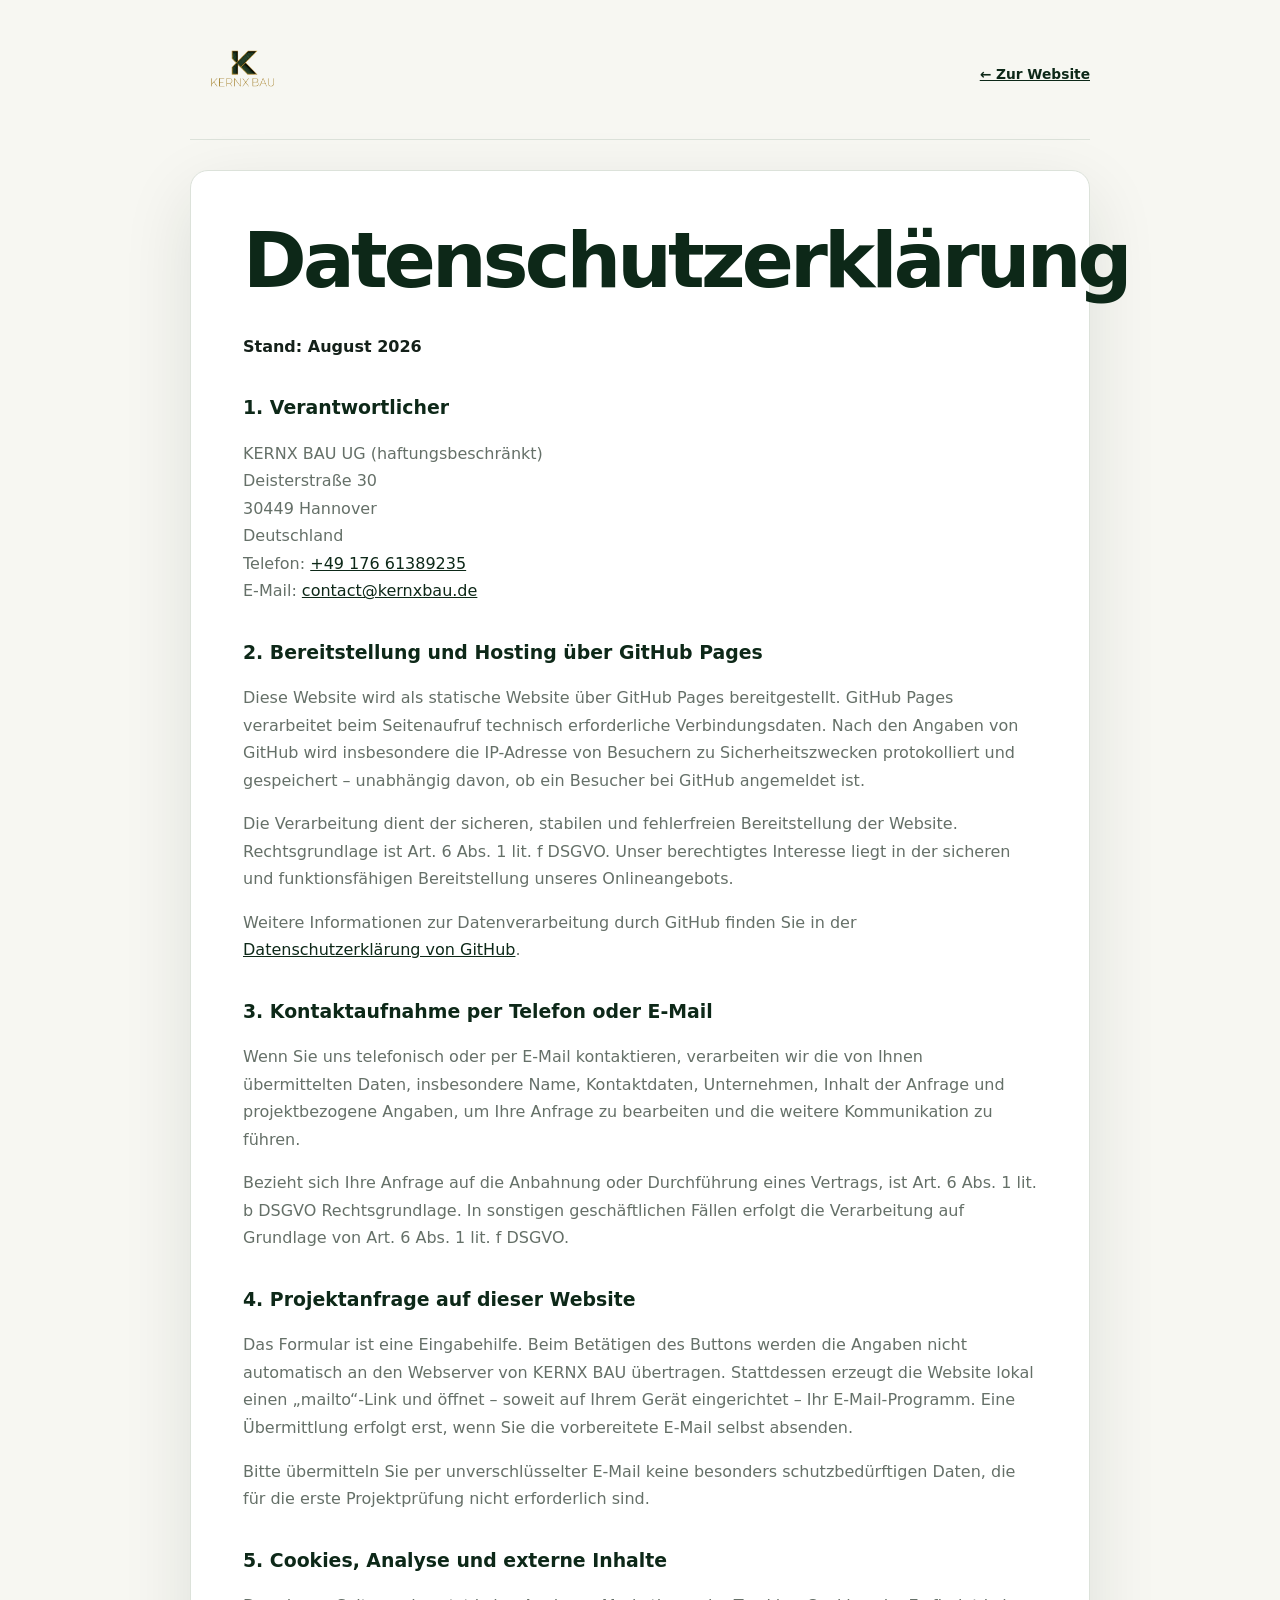
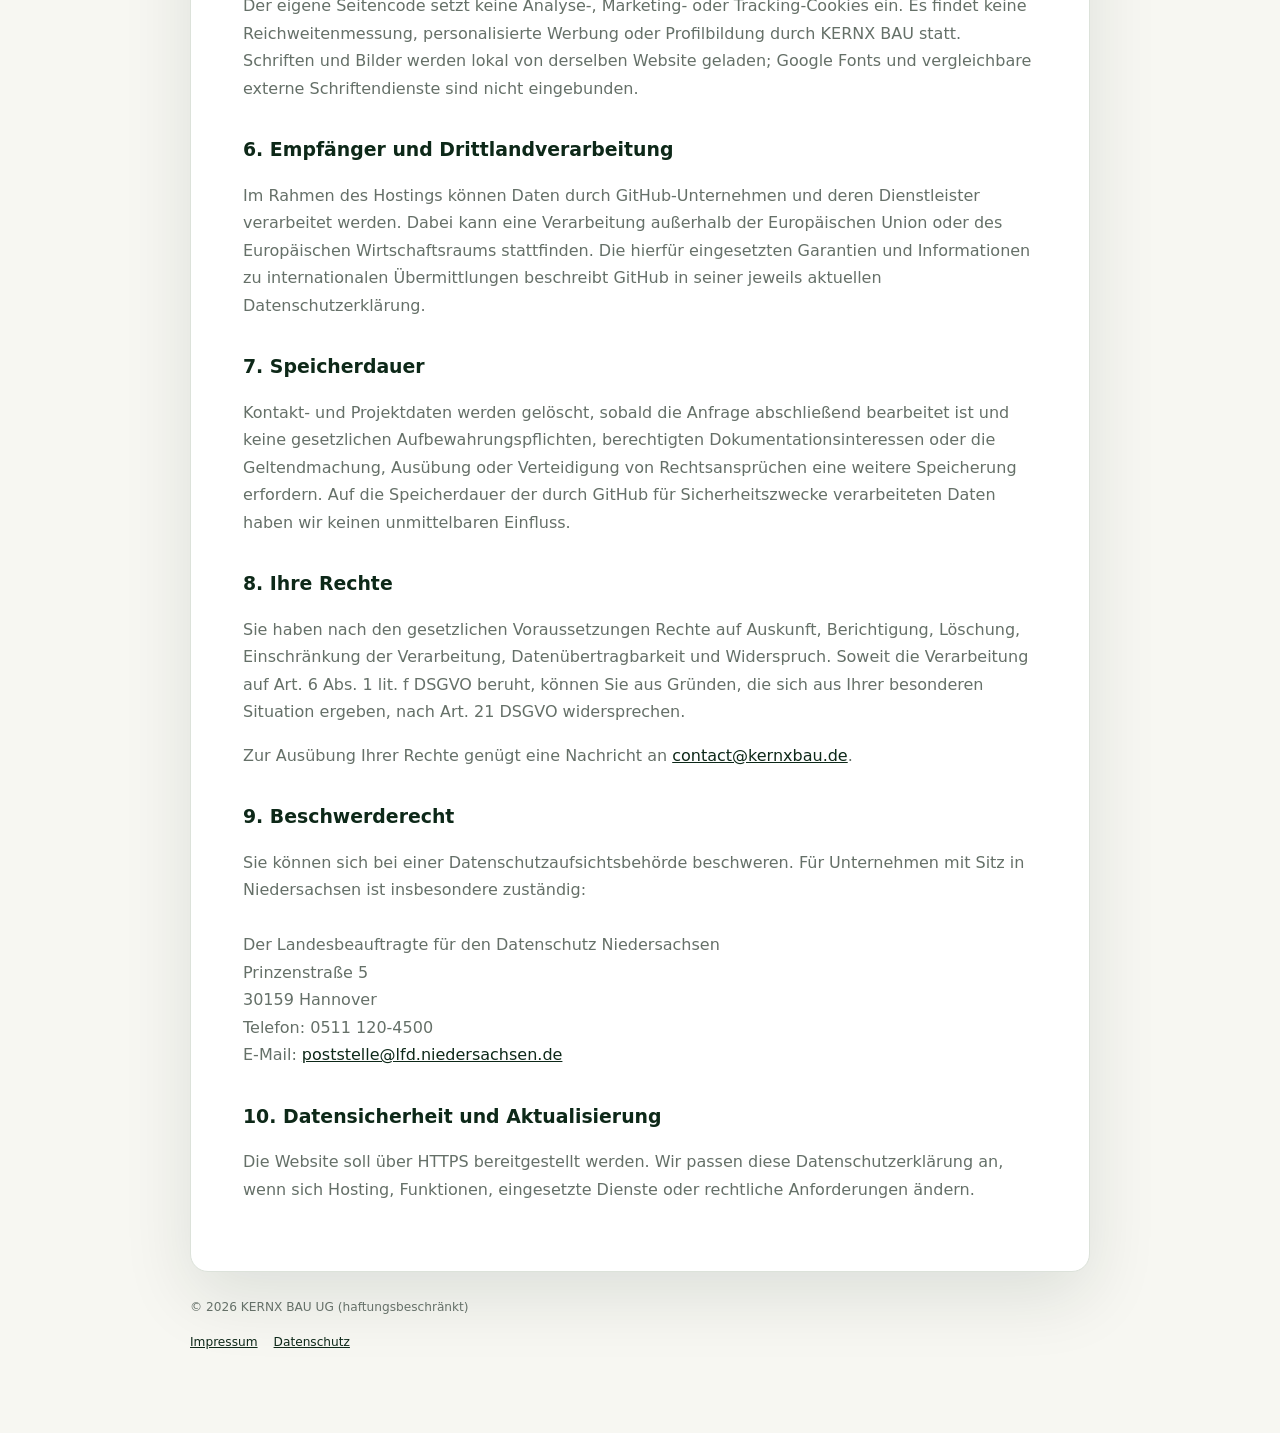
<file: KERNX_BAU_GitHub_Final/datenschutz.html>
<!DOCTYPE html><html lang="de"><head><meta charset="utf-8"><meta name="viewport" content="width=device-width,initial-scale=1"><meta name="robots" content="index,follow"><title>Datenschutzerklärung — KERNX BAU</title><style>
:root{--green:#0D2818;--gold:#C8960C;--paper:#f7f7f2;--white:#fff;--ink:#142019;--muted:#657068;--line:#dce2da;--shadow:0 24px 70px rgba(13,40,24,.11)}
*{box-sizing:border-box}html{scroll-behavior:smooth}body{margin:0;background:var(--paper);color:var(--ink);font-family:Inter,ui-sans-serif,system-ui,-apple-system,BlinkMacSystemFont,"Segoe UI",sans-serif;line-height:1.72}a{color:var(--green)}.wrap{width:min(900px,calc(100% - 32px));margin:auto;padding:26px 0 80px}.top{display:flex;align-items:center;justify-content:space-between;gap:20px;padding:10px 0 24px;border-bottom:1px solid var(--line)}.top img{width:105px;height:70px;object-fit:contain}.back{font-size:.86rem;font-weight:750}main{margin-top:30px;background:#fff;border:1px solid var(--line);border-radius:18px;box-shadow:var(--shadow);padding:clamp(24px,5vw,52px)}h1{font-size:clamp(2.4rem,6vw,4.8rem);line-height:.98;letter-spacing:-.05em;color:var(--green);margin:0 0 35px}h2{font-size:1.18rem;color:var(--green);margin:31px 0 8px}p,li{color:var(--muted)}strong{color:var(--ink)}.warning{padding:14px 16px;border-left:4px solid var(--gold);background:#fff8e6;color:#68510f;margin:20px 0}.legal-footer{margin-top:25px;color:var(--muted);font-size:.76rem}.legal-links{display:flex;gap:16px;flex-wrap:wrap;margin-top:14px}@media(max-width:620px){.top{align-items:flex-start}.top img{width:88px}.back{margin-top:12px}main{border-radius:12px}}
</style></head><body><div class="wrap"><header class="top"><a href="index.html#prozess"><img src="assets/kernx-bau-logo.png" alt="KERNX BAU"></a><a class="back" href="index.html#prozess">← Zur Website</a></header><main><h1>Datenschutzerklärung</h1>
<p><strong>Stand: August 2026</strong></p>
<h2>1. Verantwortlicher</h2><p>KERNX BAU UG (haftungsbeschränkt)<br>Deisterstraße 30<br>30449 Hannover<br>Deutschland<br>Telefon: <a href="tel:+4917661389235">+49 176 61389235</a><br>E-Mail: <a href="mailto:contact@kernxbau.de">contact@kernxbau.de</a></p>
<h2>2. Bereitstellung und Hosting über GitHub Pages</h2><p>Diese Website wird als statische Website über GitHub Pages bereitgestellt. GitHub Pages verarbeitet beim Seitenaufruf technisch erforderliche Verbindungsdaten. Nach den Angaben von GitHub wird insbesondere die IP-Adresse von Besuchern zu Sicherheitszwecken protokolliert und gespeichert – unabhängig davon, ob ein Besucher bei GitHub angemeldet ist.</p><p>Die Verarbeitung dient der sicheren, stabilen und fehlerfreien Bereitstellung der Website. Rechtsgrundlage ist Art. 6 Abs. 1 lit. f DSGVO. Unser berechtigtes Interesse liegt in der sicheren und funktionsfähigen Bereitstellung unseres Onlineangebots.</p><p>Weitere Informationen zur Datenverarbeitung durch GitHub finden Sie in der <a href="https://docs.github.com/de/site-policy/privacy-policies/github-general-privacy-statement" target="_blank" rel="noopener noreferrer">Datenschutzerklärung von GitHub</a>.</p>
<h2>3. Kontaktaufnahme per Telefon oder E-Mail</h2><p>Wenn Sie uns telefonisch oder per E-Mail kontaktieren, verarbeiten wir die von Ihnen übermittelten Daten, insbesondere Name, Kontaktdaten, Unternehmen, Inhalt der Anfrage und projektbezogene Angaben, um Ihre Anfrage zu bearbeiten und die weitere Kommunikation zu führen.</p><p>Bezieht sich Ihre Anfrage auf die Anbahnung oder Durchführung eines Vertrags, ist Art. 6 Abs. 1 lit. b DSGVO Rechtsgrundlage. In sonstigen geschäftlichen Fällen erfolgt die Verarbeitung auf Grundlage von Art. 6 Abs. 1 lit. f DSGVO.</p>
<h2>4. Projektanfrage auf dieser Website</h2><p>Das Formular ist eine Eingabehilfe. Beim Betätigen des Buttons werden die Angaben nicht automatisch an den Webserver von KERNX BAU übertragen. Stattdessen erzeugt die Website lokal einen „mailto“-Link und öffnet – soweit auf Ihrem Gerät eingerichtet – Ihr E-Mail-Programm. Eine Übermittlung erfolgt erst, wenn Sie die vorbereitete E-Mail selbst absenden.</p><p>Bitte übermitteln Sie per unverschlüsselter E-Mail keine besonders schutzbedürftigen Daten, die für die erste Projektprüfung nicht erforderlich sind.</p>
<h2>5. Cookies, Analyse und externe Inhalte</h2><p>Der eigene Seitencode setzt keine Analyse-, Marketing- oder Tracking-Cookies ein. Es findet keine Reichweitenmessung, personalisierte Werbung oder Profilbildung durch KERNX BAU statt. Schriften und Bilder werden lokal von derselben Website geladen; Google Fonts und vergleichbare externe Schriftendienste sind nicht eingebunden.</p>
<h2>6. Empfänger und Drittlandverarbeitung</h2><p>Im Rahmen des Hostings können Daten durch GitHub-Unternehmen und deren Dienstleister verarbeitet werden. Dabei kann eine Verarbeitung außerhalb der Europäischen Union oder des Europäischen Wirtschaftsraums stattfinden. Die hierfür eingesetzten Garantien und Informationen zu internationalen Übermittlungen beschreibt GitHub in seiner jeweils aktuellen Datenschutzerklärung.</p>
<h2>7. Speicherdauer</h2><p>Kontakt- und Projektdaten werden gelöscht, sobald die Anfrage abschließend bearbeitet ist und keine gesetzlichen Aufbewahrungspflichten, berechtigten Dokumentationsinteressen oder die Geltendmachung, Ausübung oder Verteidigung von Rechtsansprüchen eine weitere Speicherung erfordern. Auf die Speicherdauer der durch GitHub für Sicherheitszwecke verarbeiteten Daten haben wir keinen unmittelbaren Einfluss.</p>
<h2>8. Ihre Rechte</h2><p>Sie haben nach den gesetzlichen Voraussetzungen Rechte auf Auskunft, Berichtigung, Löschung, Einschränkung der Verarbeitung, Datenübertragbarkeit und Widerspruch. Soweit die Verarbeitung auf Art. 6 Abs. 1 lit. f DSGVO beruht, können Sie aus Gründen, die sich aus Ihrer besonderen Situation ergeben, nach Art. 21 DSGVO widersprechen.</p><p>Zur Ausübung Ihrer Rechte genügt eine Nachricht an <a href="mailto:contact@kernxbau.de">contact@kernxbau.de</a>.</p>
<h2>9. Beschwerderecht</h2><p>Sie können sich bei einer Datenschutzaufsichtsbehörde beschweren. Für Unternehmen mit Sitz in Niedersachsen ist insbesondere zuständig:<br><br>Der Landesbeauftragte für den Datenschutz Niedersachsen<br>Prinzenstraße 5<br>30159 Hannover<br>Telefon: 0511 120-4500<br>E-Mail: <a href="mailto:poststelle@lfd.niedersachsen.de">poststelle@lfd.niedersachsen.de</a></p>
<h2>10. Datensicherheit und Aktualisierung</h2><p>Die Website soll über HTTPS bereitgestellt werden. Wir passen diese Datenschutzerklärung an, wenn sich Hosting, Funktionen, eingesetzte Dienste oder rechtliche Anforderungen ändern.</p>
</main><footer class="legal-footer">© 2026 KERNX BAU UG (haftungsbeschränkt)<div class="legal-links"><a href="impressum.html">Impressum</a><a href="datenschutz.html">Datenschutz</a></div></footer></div></body></html>
</file>
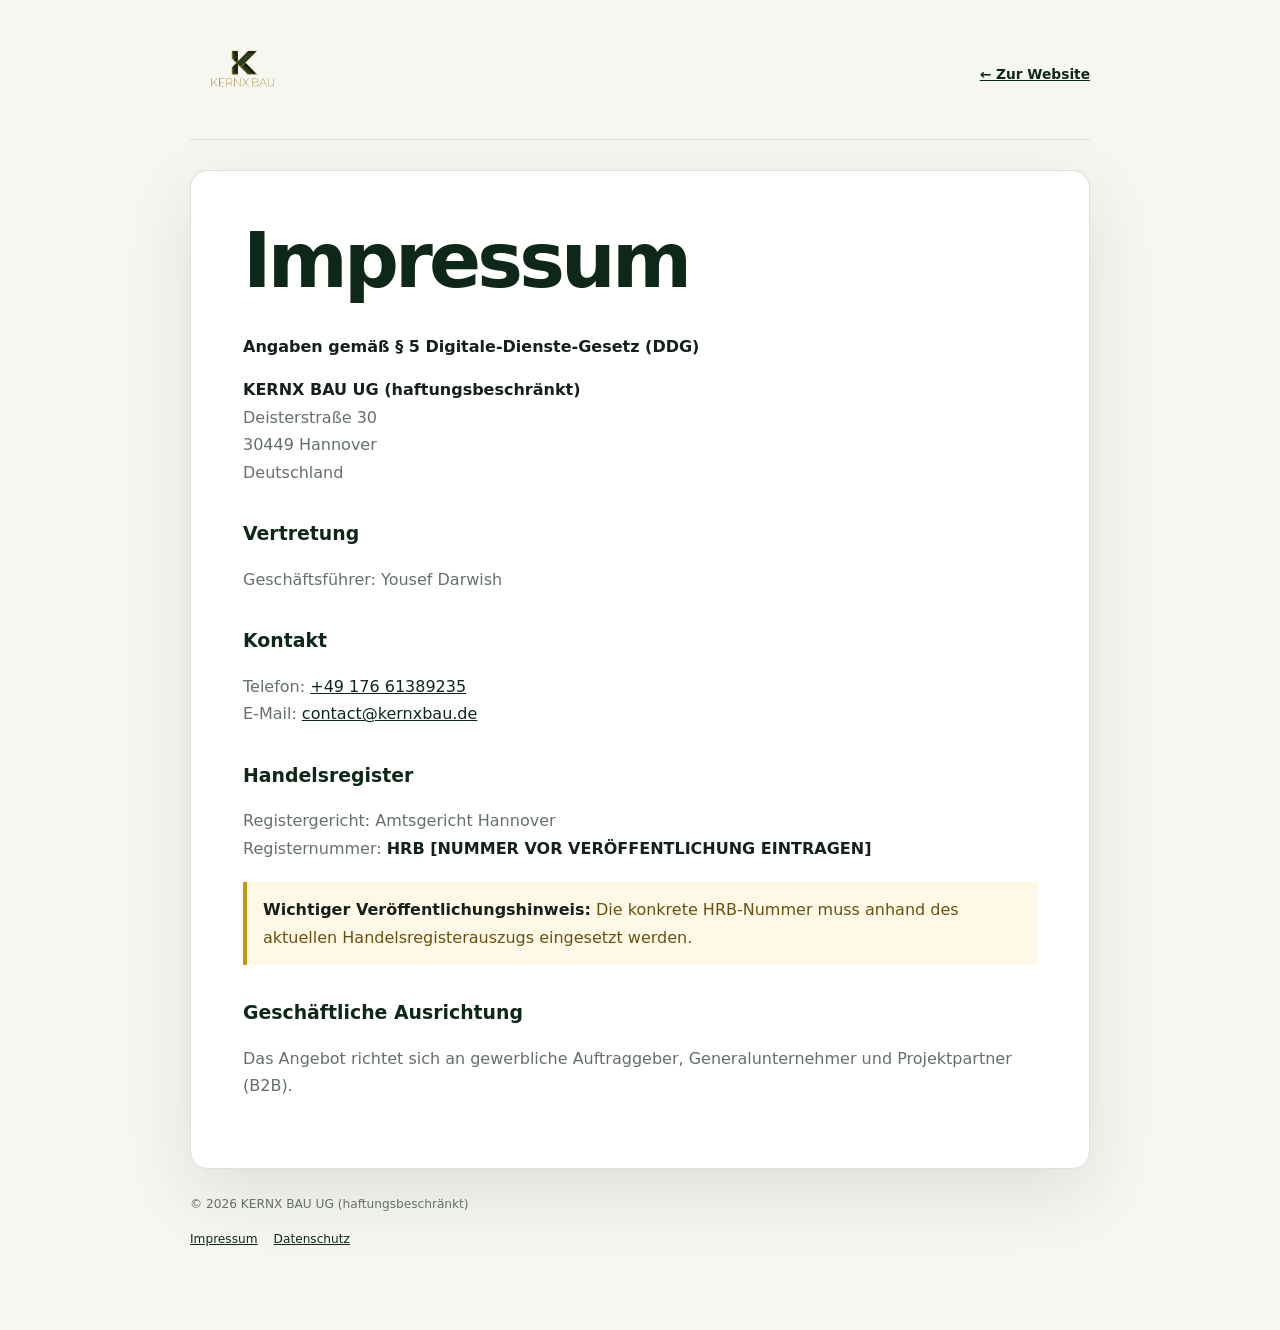
<file: KERNX_BAU_GitHub_Final/impressum.html>
<!DOCTYPE html><html lang="de"><head><meta charset="utf-8"><meta name="viewport" content="width=device-width,initial-scale=1"><meta name="robots" content="index,follow"><title>Impressum — KERNX BAU</title><style>
:root{--green:#0D2818;--gold:#C8960C;--paper:#f7f7f2;--white:#fff;--ink:#142019;--muted:#657068;--line:#dce2da;--shadow:0 24px 70px rgba(13,40,24,.11)}
*{box-sizing:border-box}html{scroll-behavior:smooth}body{margin:0;background:var(--paper);color:var(--ink);font-family:Inter,ui-sans-serif,system-ui,-apple-system,BlinkMacSystemFont,"Segoe UI",sans-serif;line-height:1.72}a{color:var(--green)}.wrap{width:min(900px,calc(100% - 32px));margin:auto;padding:26px 0 80px}.top{display:flex;align-items:center;justify-content:space-between;gap:20px;padding:10px 0 24px;border-bottom:1px solid var(--line)}.top img{width:105px;height:70px;object-fit:contain}.back{font-size:.86rem;font-weight:750}main{margin-top:30px;background:#fff;border:1px solid var(--line);border-radius:18px;box-shadow:var(--shadow);padding:clamp(24px,5vw,52px)}h1{font-size:clamp(2.4rem,6vw,4.8rem);line-height:.98;letter-spacing:-.05em;color:var(--green);margin:0 0 35px}h2{font-size:1.18rem;color:var(--green);margin:31px 0 8px}p,li{color:var(--muted)}strong{color:var(--ink)}.warning{padding:14px 16px;border-left:4px solid var(--gold);background:#fff8e6;color:#68510f;margin:20px 0}.legal-footer{margin-top:25px;color:var(--muted);font-size:.76rem}.legal-links{display:flex;gap:16px;flex-wrap:wrap;margin-top:14px}@media(max-width:620px){.top{align-items:flex-start}.top img{width:88px}.back{margin-top:12px}main{border-radius:12px}}
</style></head><body><div class="wrap"><header class="top"><a href="index.html#prozess"><img src="assets/kernx-bau-logo.png" alt="KERNX BAU"></a><a class="back" href="index.html#prozess">← Zur Website</a></header><main><h1>Impressum</h1>
<p><strong>Angaben gemäß § 5 Digitale-Dienste-Gesetz (DDG)</strong></p>
<p><strong>KERNX BAU UG (haftungsbeschränkt)</strong><br>Deisterstraße 30<br>30449 Hannover<br>Deutschland</p>
<h2>Vertretung</h2><p>Geschäftsführer: Yousef Darwish</p>
<h2>Kontakt</h2><p>Telefon: <a href="tel:+4917661389235">+49 176 61389235</a><br>E-Mail: <a href="mailto:contact@kernxbau.de">contact@kernxbau.de</a></p>
<h2>Handelsregister</h2><p>Registergericht: Amtsgericht Hannover<br>Registernummer: <strong>HRB [NUMMER VOR VERÖFFENTLICHUNG EINTRAGEN]</strong></p>
<div class="warning"><strong>Wichtiger Veröffentlichungshinweis:</strong> Die konkrete HRB-Nummer muss anhand des aktuellen Handelsregisterauszugs eingesetzt werden.</div>
<!-- Falls eine USt-IdNr. oder Wirtschafts-IdNr. erteilt wurde, hier ergänzen. Keine persönliche Steuernummer veröffentlichen. -->
<h2>Geschäftliche Ausrichtung</h2><p>Das Angebot richtet sich an gewerbliche Auftraggeber, Generalunternehmer und Projektpartner (B2B).</p>
</main><footer class="legal-footer">© 2026 KERNX BAU UG (haftungsbeschränkt)<div class="legal-links"><a href="impressum.html">Impressum</a><a href="datenschutz.html">Datenschutz</a></div></footer></div></body></html>
</file>
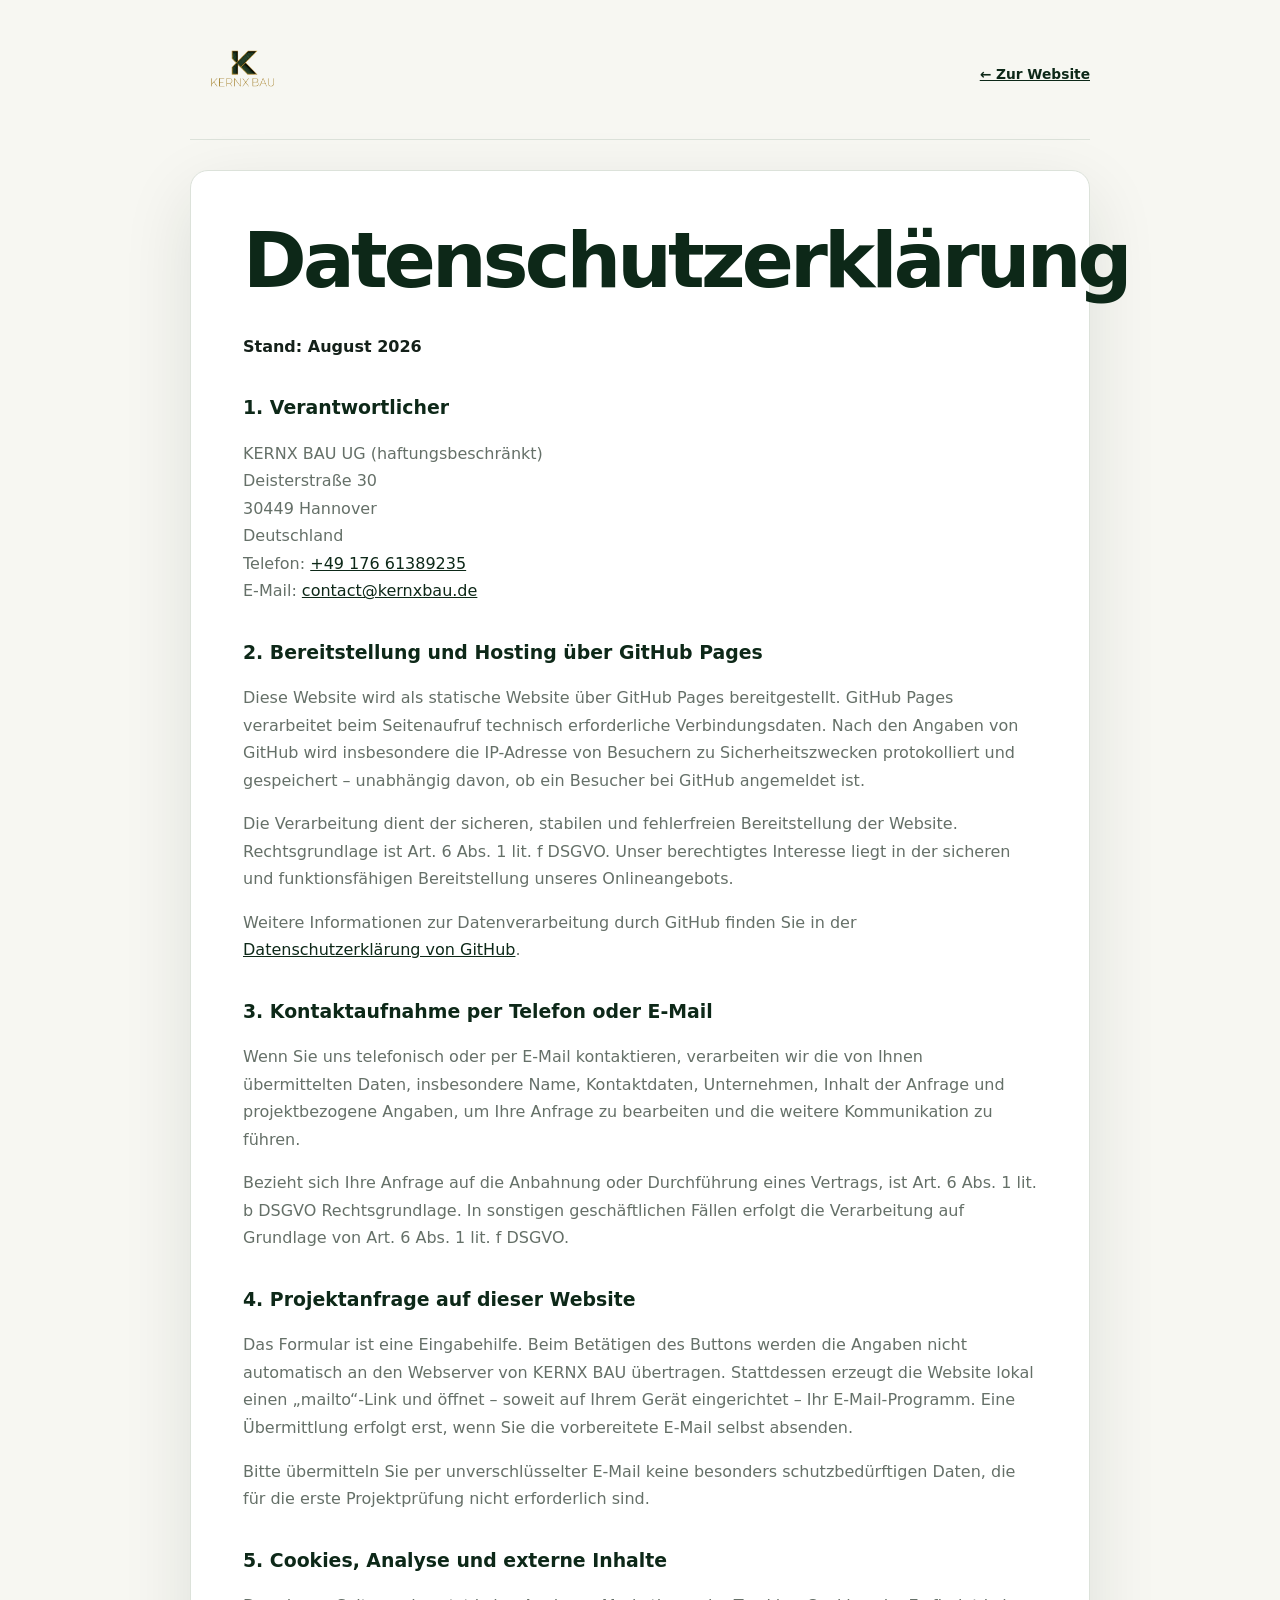
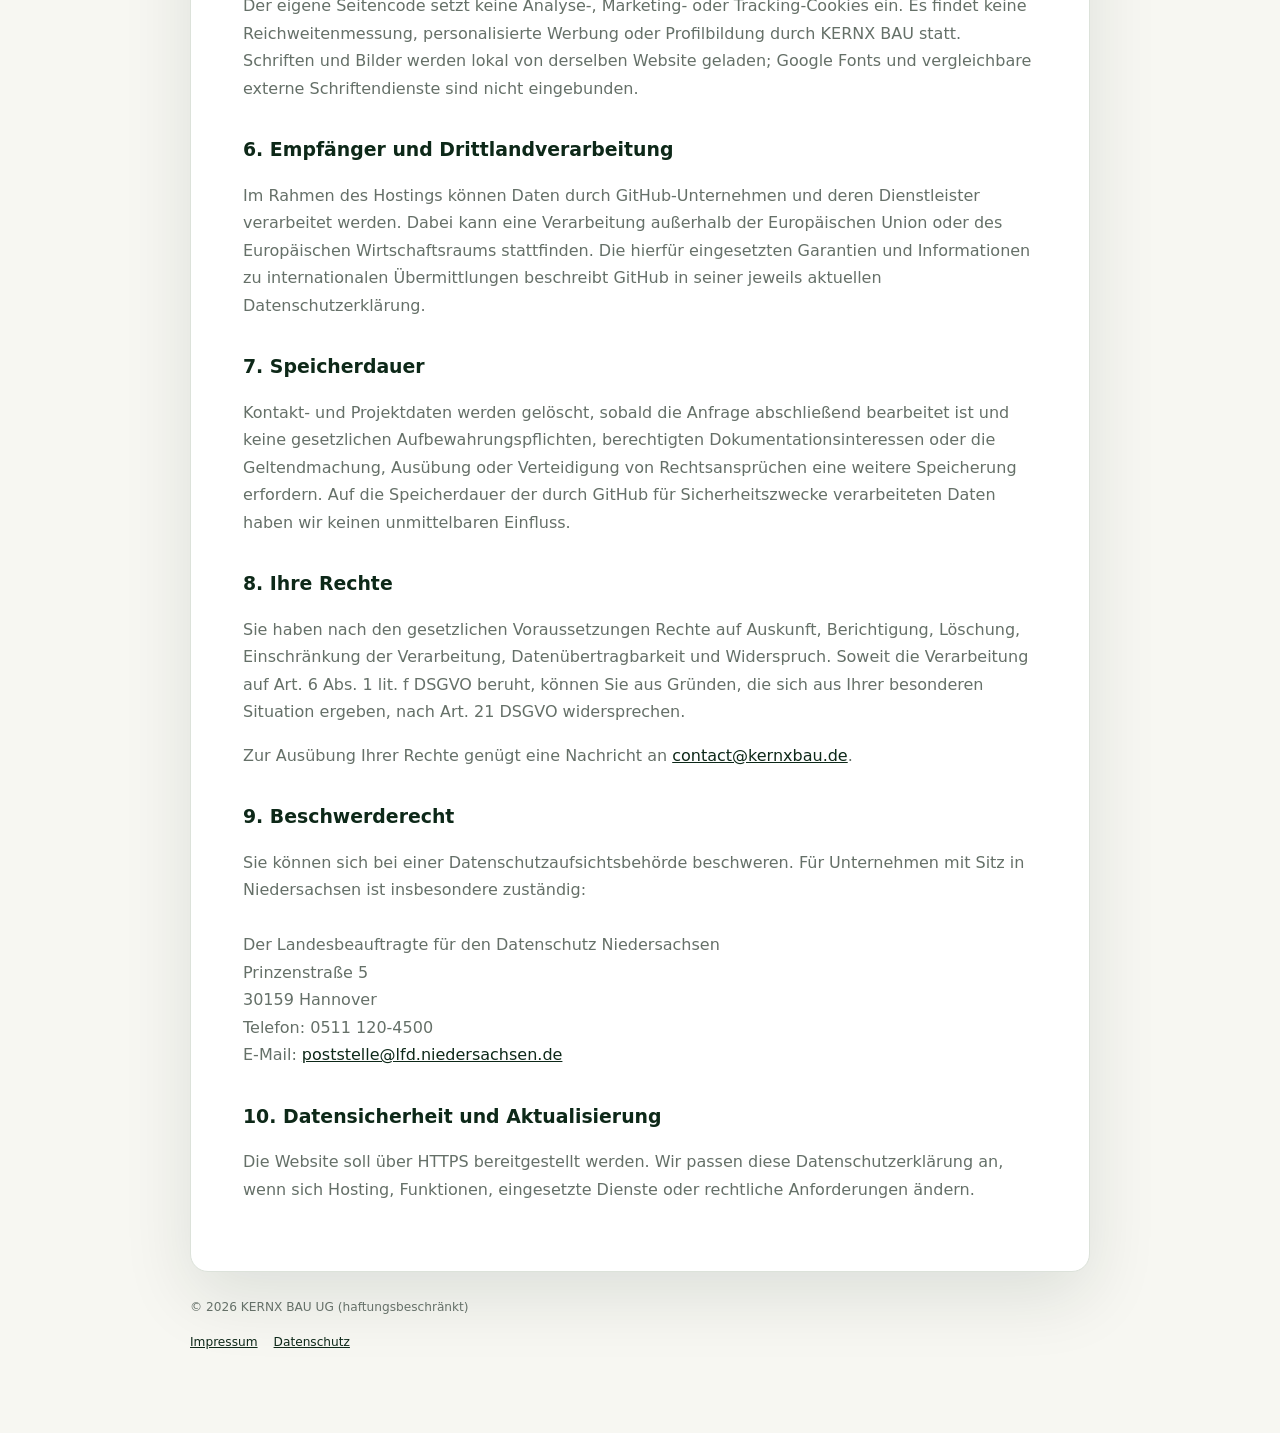
<file: KERNX_BAU_GitHub_ROOT_READY/datenschutz.html>
<!DOCTYPE html><html lang="de"><head><meta charset="utf-8"><meta name="viewport" content="width=device-width,initial-scale=1"><meta name="robots" content="index,follow"><title>Datenschutzerklärung — KERNX BAU</title><style>
:root{--green:#0D2818;--gold:#C8960C;--paper:#f7f7f2;--white:#fff;--ink:#142019;--muted:#657068;--line:#dce2da;--shadow:0 24px 70px rgba(13,40,24,.11)}
*{box-sizing:border-box}html{scroll-behavior:smooth}body{margin:0;background:var(--paper);color:var(--ink);font-family:Inter,ui-sans-serif,system-ui,-apple-system,BlinkMacSystemFont,"Segoe UI",sans-serif;line-height:1.72}a{color:var(--green)}.wrap{width:min(900px,calc(100% - 32px));margin:auto;padding:26px 0 80px}.top{display:flex;align-items:center;justify-content:space-between;gap:20px;padding:10px 0 24px;border-bottom:1px solid var(--line)}.top img{width:105px;height:70px;object-fit:contain}.back{font-size:.86rem;font-weight:750}main{margin-top:30px;background:#fff;border:1px solid var(--line);border-radius:18px;box-shadow:var(--shadow);padding:clamp(24px,5vw,52px)}h1{font-size:clamp(2.4rem,6vw,4.8rem);line-height:.98;letter-spacing:-.05em;color:var(--green);margin:0 0 35px}h2{font-size:1.18rem;color:var(--green);margin:31px 0 8px}p,li{color:var(--muted)}strong{color:var(--ink)}.warning{padding:14px 16px;border-left:4px solid var(--gold);background:#fff8e6;color:#68510f;margin:20px 0}.legal-footer{margin-top:25px;color:var(--muted);font-size:.76rem}.legal-links{display:flex;gap:16px;flex-wrap:wrap;margin-top:14px}@media(max-width:620px){.top{align-items:flex-start}.top img{width:88px}.back{margin-top:12px}main{border-radius:12px}}
</style></head><body><div class="wrap"><header class="top"><a href="index.html#prozess"><img src="kernx-bau-logo.png" alt="KERNX BAU"></a><a class="back" href="index.html#prozess">← Zur Website</a></header><main><h1>Datenschutzerklärung</h1>
<p><strong>Stand: August 2026</strong></p>
<h2>1. Verantwortlicher</h2><p>KERNX BAU UG (haftungsbeschränkt)<br>Deisterstraße 30<br>30449 Hannover<br>Deutschland<br>Telefon: <a href="tel:+4917661389235">+49 176 61389235</a><br>E-Mail: <a href="mailto:contact@kernxbau.de">contact@kernxbau.de</a></p>
<h2>2. Bereitstellung und Hosting über GitHub Pages</h2><p>Diese Website wird als statische Website über GitHub Pages bereitgestellt. GitHub Pages verarbeitet beim Seitenaufruf technisch erforderliche Verbindungsdaten. Nach den Angaben von GitHub wird insbesondere die IP-Adresse von Besuchern zu Sicherheitszwecken protokolliert und gespeichert – unabhängig davon, ob ein Besucher bei GitHub angemeldet ist.</p><p>Die Verarbeitung dient der sicheren, stabilen und fehlerfreien Bereitstellung der Website. Rechtsgrundlage ist Art. 6 Abs. 1 lit. f DSGVO. Unser berechtigtes Interesse liegt in der sicheren und funktionsfähigen Bereitstellung unseres Onlineangebots.</p><p>Weitere Informationen zur Datenverarbeitung durch GitHub finden Sie in der <a href="https://docs.github.com/de/site-policy/privacy-policies/github-general-privacy-statement" target="_blank" rel="noopener noreferrer">Datenschutzerklärung von GitHub</a>.</p>
<h2>3. Kontaktaufnahme per Telefon oder E-Mail</h2><p>Wenn Sie uns telefonisch oder per E-Mail kontaktieren, verarbeiten wir die von Ihnen übermittelten Daten, insbesondere Name, Kontaktdaten, Unternehmen, Inhalt der Anfrage und projektbezogene Angaben, um Ihre Anfrage zu bearbeiten und die weitere Kommunikation zu führen.</p><p>Bezieht sich Ihre Anfrage auf die Anbahnung oder Durchführung eines Vertrags, ist Art. 6 Abs. 1 lit. b DSGVO Rechtsgrundlage. In sonstigen geschäftlichen Fällen erfolgt die Verarbeitung auf Grundlage von Art. 6 Abs. 1 lit. f DSGVO.</p>
<h2>4. Projektanfrage auf dieser Website</h2><p>Das Formular ist eine Eingabehilfe. Beim Betätigen des Buttons werden die Angaben nicht automatisch an den Webserver von KERNX BAU übertragen. Stattdessen erzeugt die Website lokal einen „mailto“-Link und öffnet – soweit auf Ihrem Gerät eingerichtet – Ihr E-Mail-Programm. Eine Übermittlung erfolgt erst, wenn Sie die vorbereitete E-Mail selbst absenden.</p><p>Bitte übermitteln Sie per unverschlüsselter E-Mail keine besonders schutzbedürftigen Daten, die für die erste Projektprüfung nicht erforderlich sind.</p>
<h2>5. Cookies, Analyse und externe Inhalte</h2><p>Der eigene Seitencode setzt keine Analyse-, Marketing- oder Tracking-Cookies ein. Es findet keine Reichweitenmessung, personalisierte Werbung oder Profilbildung durch KERNX BAU statt. Schriften und Bilder werden lokal von derselben Website geladen; Google Fonts und vergleichbare externe Schriftendienste sind nicht eingebunden.</p>
<h2>6. Empfänger und Drittlandverarbeitung</h2><p>Im Rahmen des Hostings können Daten durch GitHub-Unternehmen und deren Dienstleister verarbeitet werden. Dabei kann eine Verarbeitung außerhalb der Europäischen Union oder des Europäischen Wirtschaftsraums stattfinden. Die hierfür eingesetzten Garantien und Informationen zu internationalen Übermittlungen beschreibt GitHub in seiner jeweils aktuellen Datenschutzerklärung.</p>
<h2>7. Speicherdauer</h2><p>Kontakt- und Projektdaten werden gelöscht, sobald die Anfrage abschließend bearbeitet ist und keine gesetzlichen Aufbewahrungspflichten, berechtigten Dokumentationsinteressen oder die Geltendmachung, Ausübung oder Verteidigung von Rechtsansprüchen eine weitere Speicherung erfordern. Auf die Speicherdauer der durch GitHub für Sicherheitszwecke verarbeiteten Daten haben wir keinen unmittelbaren Einfluss.</p>
<h2>8. Ihre Rechte</h2><p>Sie haben nach den gesetzlichen Voraussetzungen Rechte auf Auskunft, Berichtigung, Löschung, Einschränkung der Verarbeitung, Datenübertragbarkeit und Widerspruch. Soweit die Verarbeitung auf Art. 6 Abs. 1 lit. f DSGVO beruht, können Sie aus Gründen, die sich aus Ihrer besonderen Situation ergeben, nach Art. 21 DSGVO widersprechen.</p><p>Zur Ausübung Ihrer Rechte genügt eine Nachricht an <a href="mailto:contact@kernxbau.de">contact@kernxbau.de</a>.</p>
<h2>9. Beschwerderecht</h2><p>Sie können sich bei einer Datenschutzaufsichtsbehörde beschweren. Für Unternehmen mit Sitz in Niedersachsen ist insbesondere zuständig:<br><br>Der Landesbeauftragte für den Datenschutz Niedersachsen<br>Prinzenstraße 5<br>30159 Hannover<br>Telefon: 0511 120-4500<br>E-Mail: <a href="mailto:poststelle@lfd.niedersachsen.de">poststelle@lfd.niedersachsen.de</a></p>
<h2>10. Datensicherheit und Aktualisierung</h2><p>Die Website soll über HTTPS bereitgestellt werden. Wir passen diese Datenschutzerklärung an, wenn sich Hosting, Funktionen, eingesetzte Dienste oder rechtliche Anforderungen ändern.</p>
</main><footer class="legal-footer">© 2026 KERNX BAU UG (haftungsbeschränkt)<div class="legal-links"><a href="impressum.html">Impressum</a><a href="datenschutz.html">Datenschutz</a></div></footer></div></body></html>
</file>
